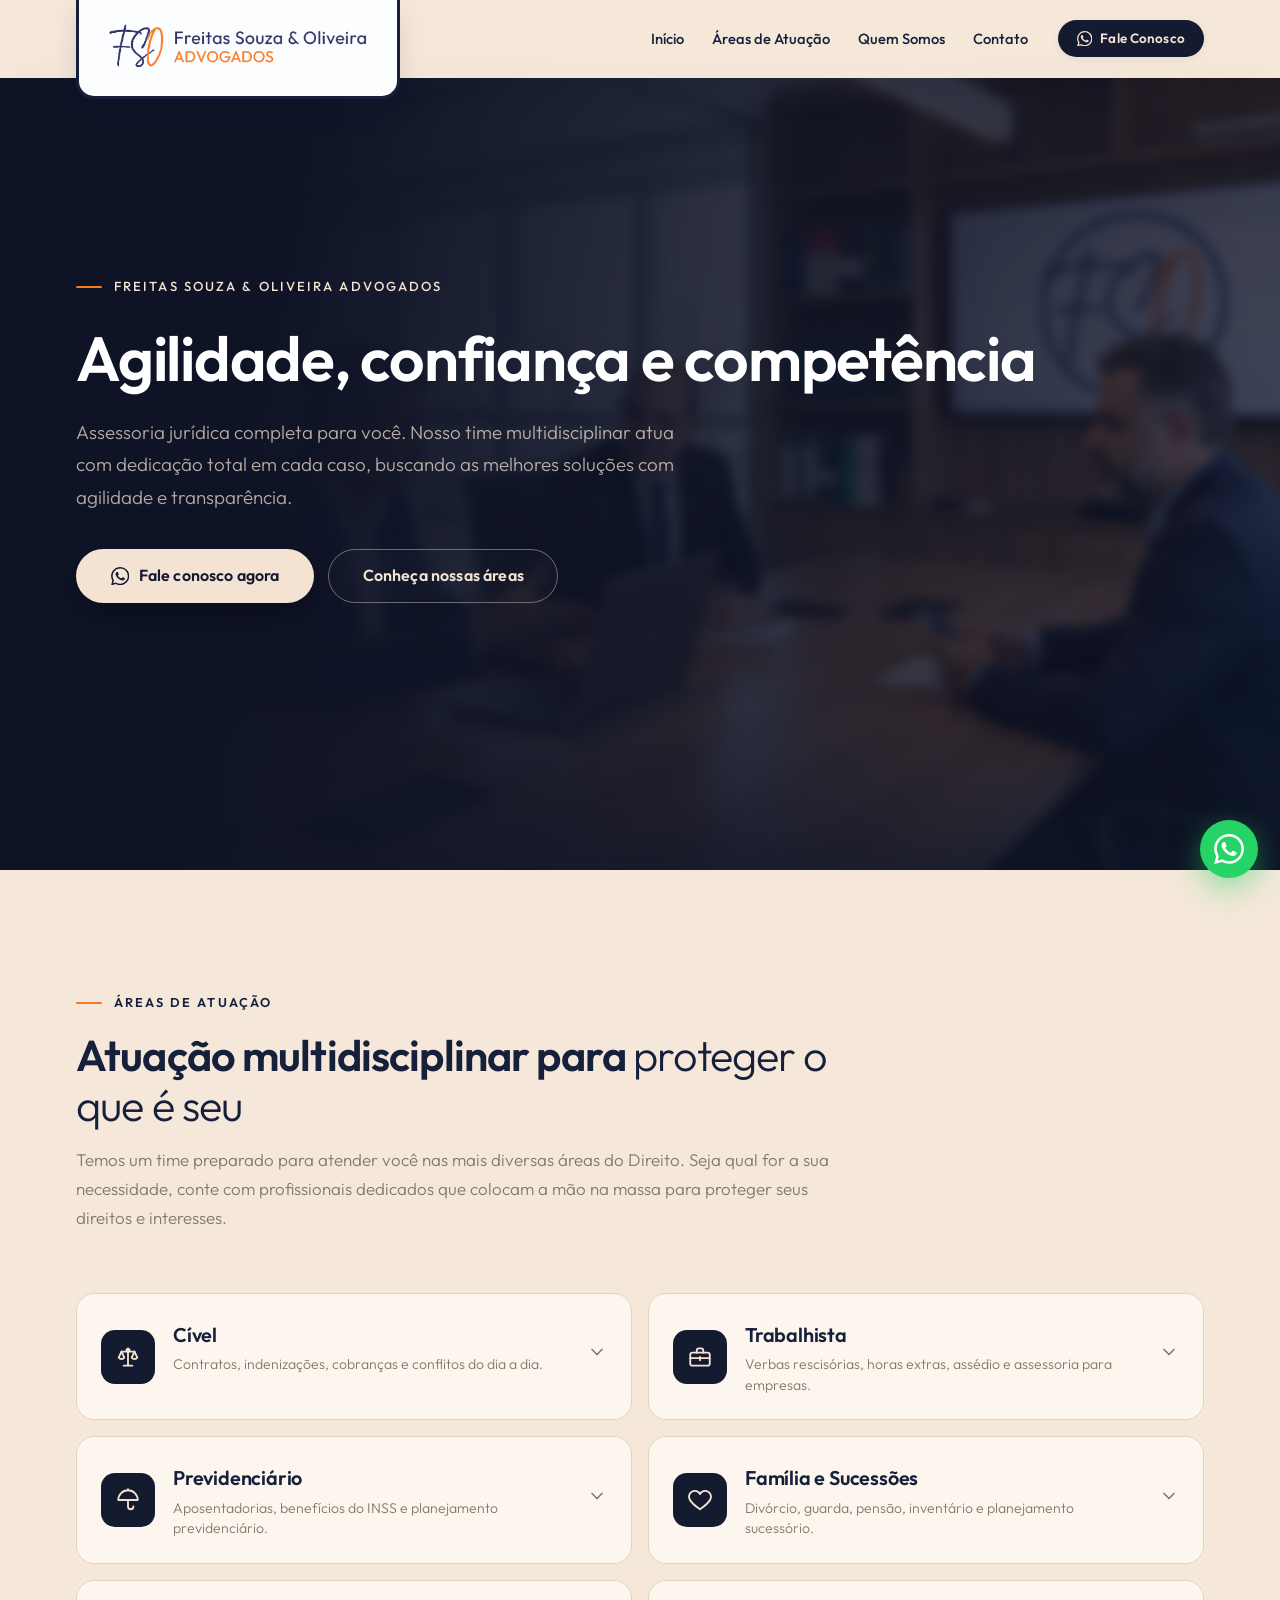
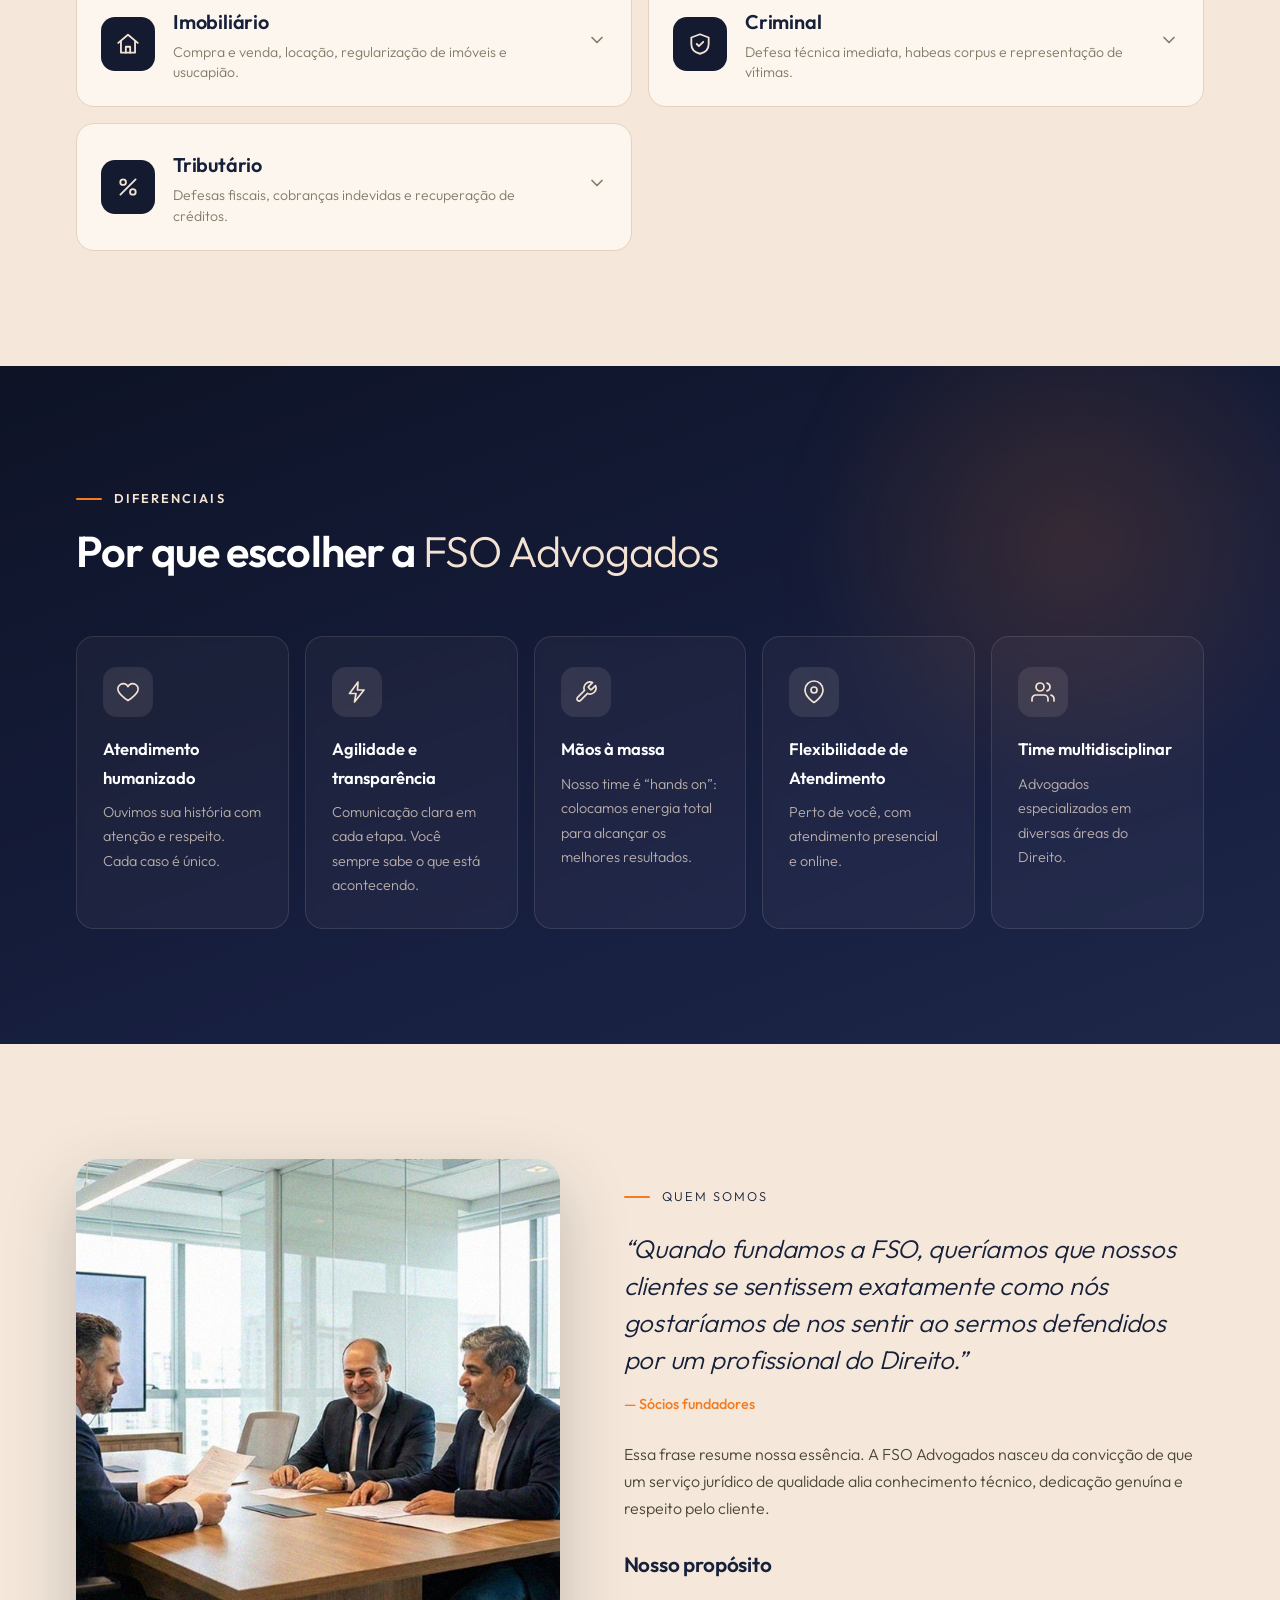
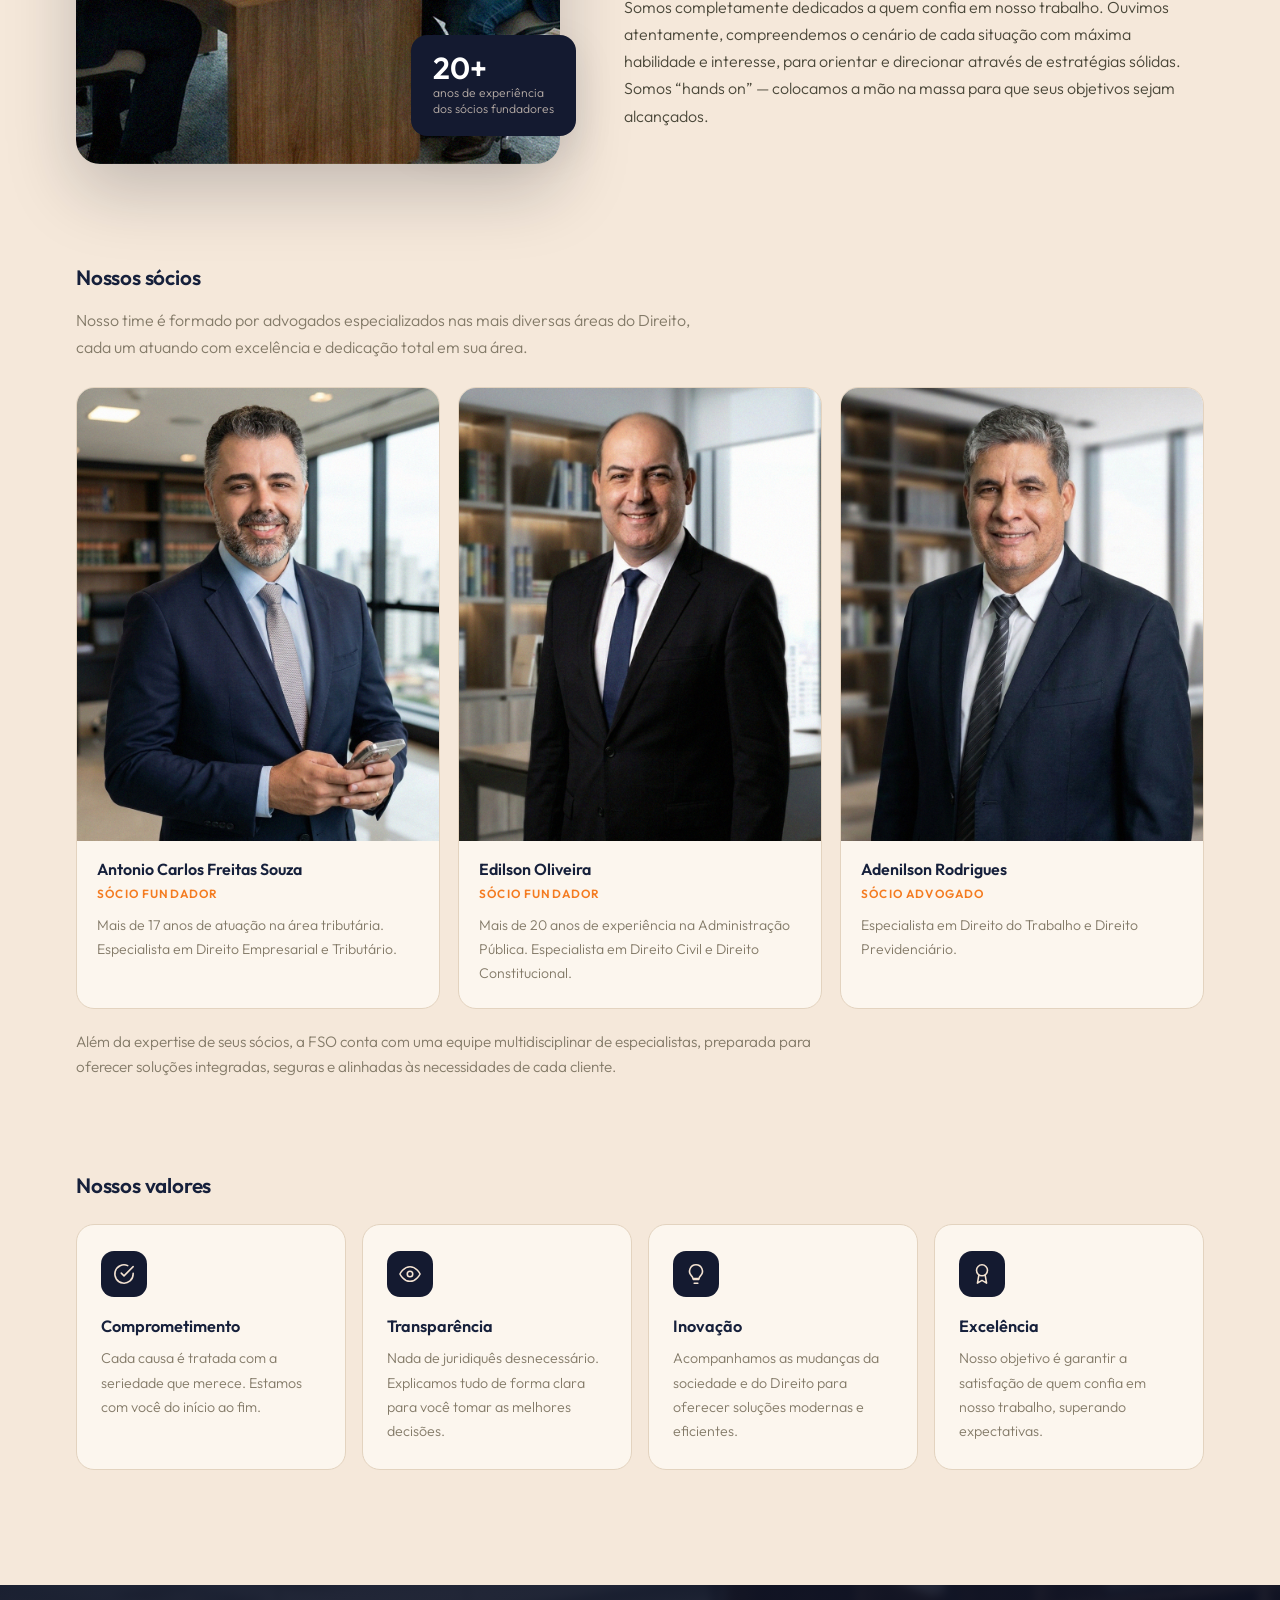
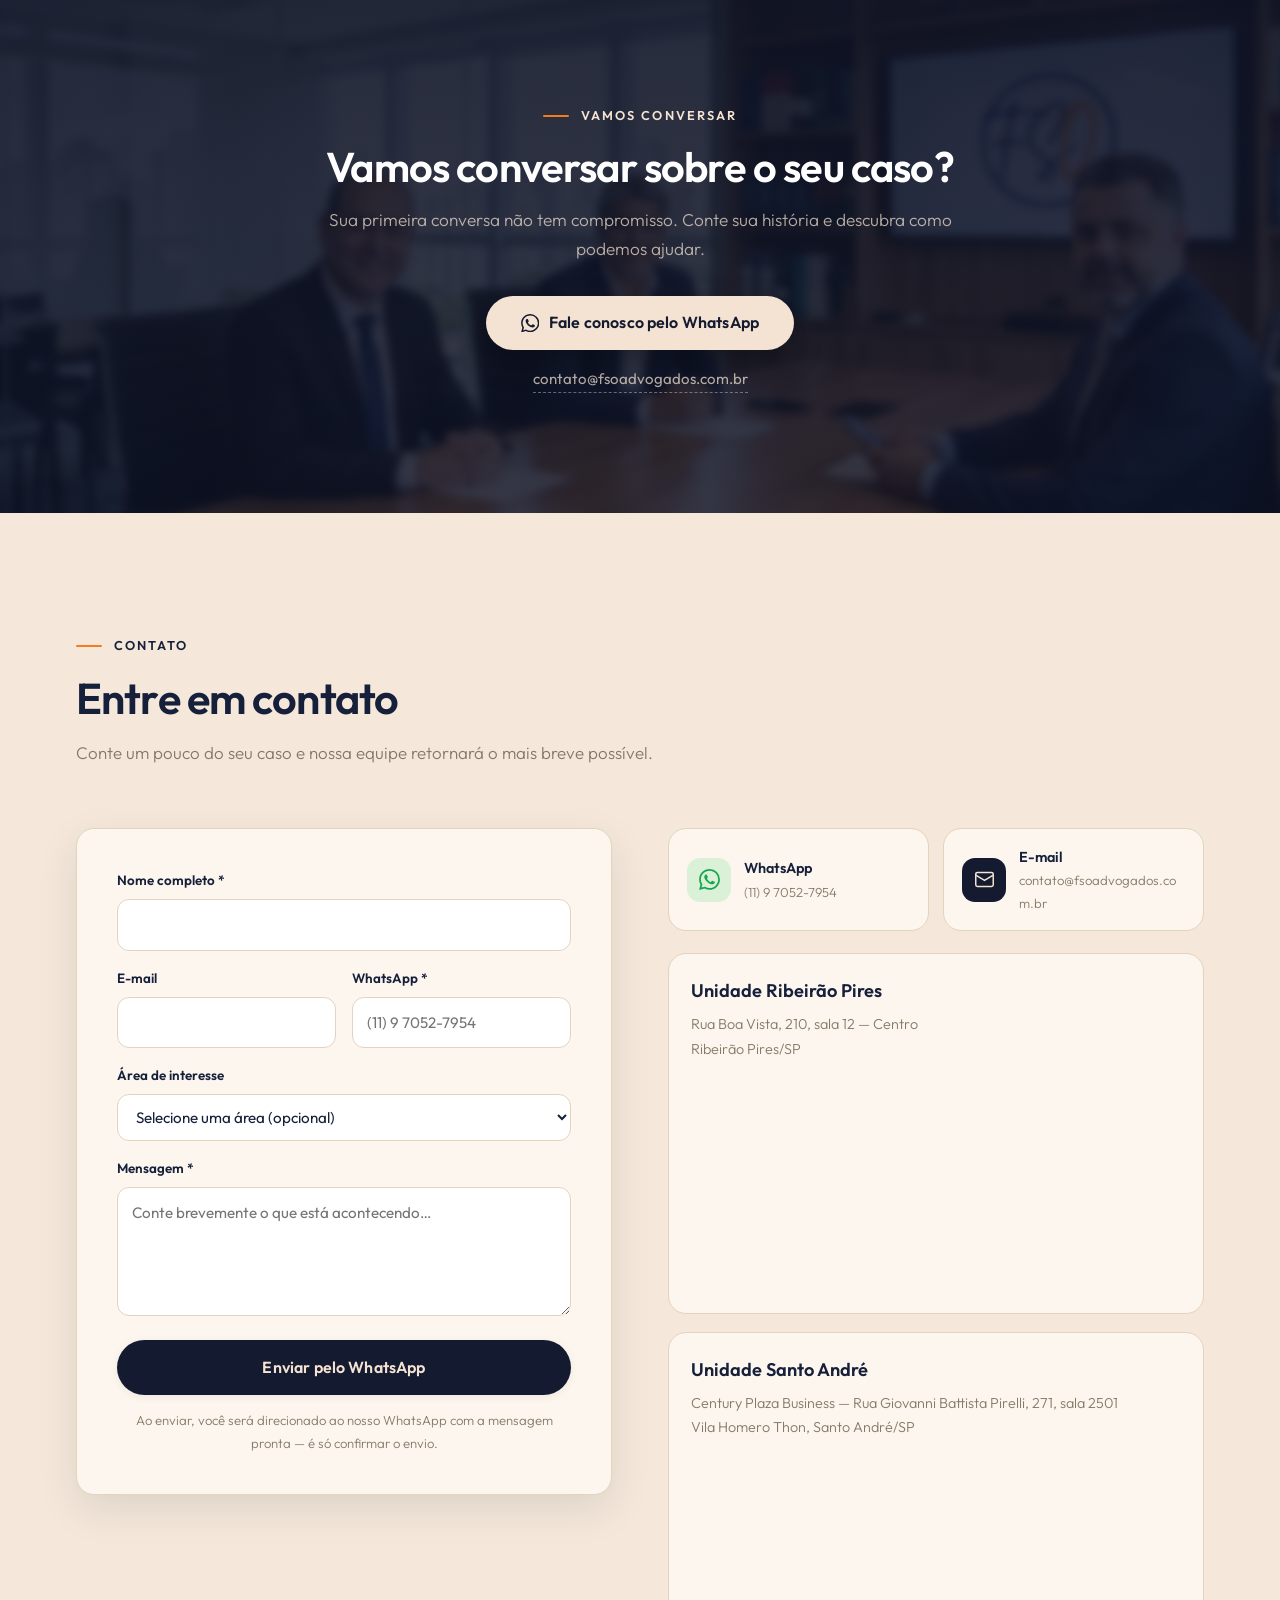
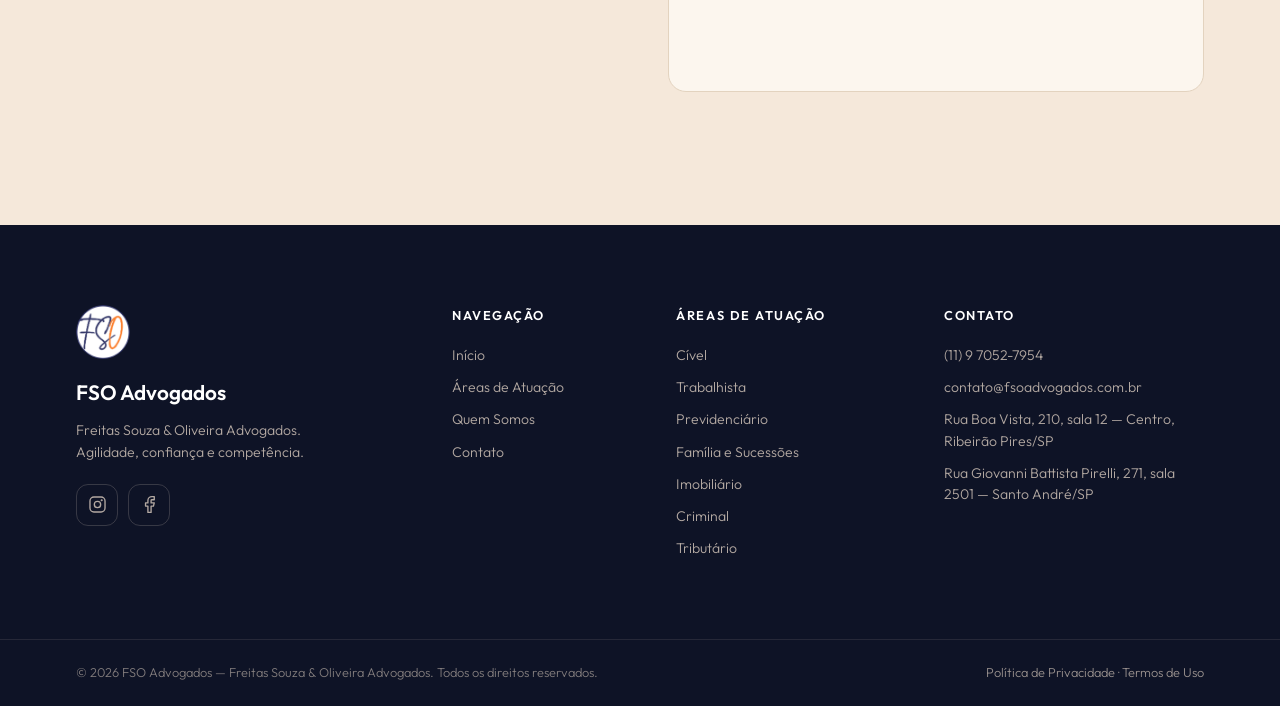
<file: index.html>
<!DOCTYPE html>
<html lang="pt-BR">

<head>
  <meta charset="UTF-8">
  <meta name="viewport" content="width=device-width, initial-scale=1.0">
  <title>FSO Advogados | Assessoria Jurídica no ABC Paulista — Ribeirão Pires e Santo André</title>
  <meta name="description"
    content="FSO Advogados — Freitas Souza &amp; Oliveira. Assessoria jurídica completa: trabalhista, previdenciário, família, cível, criminal, imobiliário e tributário. Atendimento presencial e online.">
  <link rel="canonical" href="https://fsoadvogados.com.br/">

  <!-- Open Graph -->
  <meta property="og:type" content="website">
  <meta property="og:locale" content="pt_BR">
  <meta property="og:site_name" content="FSO Advogados">
  <meta property="og:title" content="FSO Advogados | Agilidade, confiança e competência - Região do ABC Paulista">
  <meta property="og:description"
    content="Assessoria jurídica completa com time multidisciplinar. Atendimento humanizado, presencial e online, em Ribeirão Pires e Santo André.">
  <meta property="og:url" content="https://fsoadvogados.com.br/">
  <meta property="og:image" content="https://fsoadvogados.com.br/images/logo-fso-horizontal.png">

  <link rel="icon" type="image/png" href="images/favicon-fso.png">

  <!-- Fontes -->
  <link rel="preconnect" href="https://fonts.googleapis.com">
  <link rel="preconnect" href="https://fonts.gstatic.com" crossorigin>
  <link href="https://fonts.googleapis.com/css2?family=Outfit:wght@300;400;500;600;700&display=swap" rel="stylesheet">

  <link rel="stylesheet" href="css/style.css?v=060726-1">

  <!-- ANLYTICS COPIADO DO SITE ANTIGO -->
  <script type="text/javascript">
    /* <![CDATA[ */
    (function (w, d, s, l, i) {
      w[l] = w[l] || [];
      w[l].push({ 'gtm.start': new Date().getTime(), event: 'gtm.js' });
      var f = d.getElementsByTagName(s)[0],
        j = d.createElement(s), dl = l != 'dataLayer' ? '&l=' + l : '';
      j.async = true;
      j.src = 'https://www.googletagmanager.com/gtm.js?id=' + i + dl;
      f.parentNode.insertBefore(j, f);
    })(window, document, 'script', 'dataLayer', 'GTM-598G3J2');
    /* ]]> */
  </script>
  <!-- FIM DO ANLYTICS -->

  <!-- Google tag (gtag.js) -->
  <script async src="https://www.googletagmanager.com/gtag/js?id=AW-18242246039"></script>
  <script>
    window.dataLayer = window.dataLayer || [];
    function gtag() { dataLayer.push(arguments); }
    gtag('js', new Date());
    gtag('config', 'AW-18242246039');
  </script>

  <!-- Snippet de conversão Google Ads — Visualização de página / Clique no WhatsApp -->
  <script>
    function gtag_report_conversion(url) {
      var callback = function () {
        if (typeof (url) != 'undefined') {
          window.location = url;
        }
      };
      gtag('event', 'conversion', {
        'send_to': 'AW-18242246039/ZCrwCIjg8c8cEJeryvpD',
        'value': 1.0,
        'currency': 'BRL',
        'event_callback': callback
      });
      return false;
    }
  </script>

  <!-- Dados estruturados (SEO local) -->
  <script type="application/ld+json">
  {
    "@context": "https://schema.org",
    "@type": "LegalService",
    "name": "FSO Advogados — Freitas Souza & Oliveira Advogados",
    "url": "https://fsoadvogados.com.br",
    "email": "contato@fsoadvogados.com.br",
    "telephone": "+55-11-970527954",
    "image": "https://fsoadvogados.com.br/images/logo-fso-horizontal.png",
    "areaServed": "ABC Paulista (Grande ABC), São Paulo",
    "knowsAbout": ["Direito Cível", "Direito Trabalhista", "Direito Previdenciário", "Direito de Família e Sucessões", "Direito Imobiliário", "Direito Criminal", "Direito Tributário"],
    "address": [
      {
        "@type": "PostalAddress",
        "streetAddress": "Rua Boa Vista, 210, sala 12, Centro",
        "addressLocality": "Ribeirão Pires",
        "addressRegion": "SP",
        "addressCountry": "BR"
      },
      {
        "@type": "PostalAddress",
        "streetAddress": "Rua Giovanni Battista Pirelli, 271, sala 2501, Century Plaza Business, Vila Homero Thon",
        "addressLocality": "Santo André",
        "addressRegion": "SP",
        "addressCountry": "BR"
      }
    ]
  }
  </script>
</head>

<body>

  <!-- ============ HEADER ============ -->
  <header class="header" id="header">
    <div class="container header__inner">
      <a href="#inicio" class="header__brand" aria-label="FSO Advogados — Início">
        <img src="images/logo-fso-horizontal.png" alt="FSO — Freitas Souza &amp; Oliveira Advogados" width="500"
          height="100">
      </a>

      <nav class="header__nav" id="main-nav" aria-label="Navegação principal">
        <ul class="header__menu">
          <li><a href="#inicio">Início</a></li>
          <li><a href="#areas">Áreas de Atuação</a></li>
          <li><a href="#quem-somos">Quem Somos</a></li>
          <li><a href="#contato">Contato</a></li>
        </ul>
        <a class="btn btn--navy btn--sm js-whatsapp-cta" data-area="header"
          href="https://api.whatsapp.com/send?phone=5511970527954&amp;text=Ol%C3%A1!%20Acessei%20o%20site%20da%20FSO%20Advogados%20e%20quero%20saber%20mais."
          target="_blank" rel="noopener">
          <svg class="icon" viewBox="0 0 24 24" aria-hidden="true">
            <path fill="currentColor"
              d="M17.472 14.382c-.297-.149-1.758-.867-2.03-.967-.273-.099-.471-.148-.67.15-.197.297-.767.966-.94 1.164-.173.199-.347.223-.644.075-.297-.15-1.255-.463-2.39-1.475-.883-.788-1.48-1.761-1.653-2.059-.173-.297-.018-.458.13-.606.134-.133.297-.347.446-.52.149-.174.198-.298.298-.497.099-.198.05-.371-.025-.52-.075-.149-.669-1.612-.916-2.207-.242-.579-.487-.5-.669-.51-.173-.008-.371-.01-.57-.01-.198 0-.52.074-.792.372-.272.297-1.04 1.016-1.04 2.479 0 1.462 1.065 2.875 1.213 3.074.149.198 2.096 3.2 5.077 4.487.709.306 1.262.489 1.694.625.712.227 1.36.195 1.871.118.571-.085 1.758-.719 2.006-1.413.248-.694.248-1.289.173-1.413-.074-.124-.272-.198-.57-.347m-5.421 7.403h-.004a9.87 9.87 0 0 1-5.031-1.378l-.361-.214-3.741.982.998-3.648-.235-.374a9.86 9.86 0 0 1-1.51-5.26c.001-5.45 4.436-9.884 9.888-9.884 2.64 0 5.122 1.03 6.988 2.898a9.825 9.825 0 0 1 2.893 6.994c-.003 5.45-4.437 9.884-9.885 9.884m8.413-18.297A11.815 11.815 0 0 0 12.05 0C5.495 0 .16 5.335.157 11.892c0 2.096.547 4.142 1.588 5.945L.057 24l6.305-1.654a11.882 11.882 0 0 0 5.683 1.448h.005c6.554 0 11.89-5.335 11.893-11.893a11.821 11.821 0 0 0-3.48-8.413z" />
          </svg>
          Fale Conosco
        </a>
      </nav>

      <button class="header__hamburger" id="nav-toggle" aria-expanded="false" aria-controls="main-nav"
        aria-label="Abrir menu">
        <span></span><span></span><span></span>
      </button>
    </div>
  </header>

  <main>
    <!-- ============ HERO ============ -->
    <section class="hero" id="inicio">
      <div class="hero__media" aria-hidden="true"></div>
      <div class="container hero__inner">
        <p class="hero__eyebrow"><span class="eyebrow-dash"></span>Freitas Souza &amp; Oliveira Advogados</p>
        <h1 class="hero__title">Agilidade, confiança e competência</h1>
        <p class="hero__lead">Assessoria jurídica completa para você. Nosso time multidisciplinar atua com dedicação
          total em cada caso, buscando as melhores soluções com agilidade e transparência.</p>
        <div class="hero__actions">
          <a class="btn btn--cream btn--lg js-whatsapp-cta" data-area="hero"
            href="https://api.whatsapp.com/send?phone=5511970527954&amp;text=Ol%C3%A1!%20Acessei%20o%20site%20da%20FSO%20Advogados%20e%20quero%20saber%20mais."
            target="_blank" rel="noopener">
            <svg class="icon" viewBox="0 0 24 24" aria-hidden="true">
              <path fill="currentColor"
                d="M17.472 14.382c-.297-.149-1.758-.867-2.03-.967-.273-.099-.471-.148-.67.15-.197.297-.767.966-.94 1.164-.173.199-.347.223-.644.075-.297-.15-1.255-.463-2.39-1.475-.883-.788-1.48-1.761-1.653-2.059-.173-.297-.018-.458.13-.606.134-.133.297-.347.446-.52.149-.174.198-.298.298-.497.099-.198.05-.371-.025-.52-.075-.149-.669-1.612-.916-2.207-.242-.579-.487-.5-.669-.51-.173-.008-.371-.01-.57-.01-.198 0-.52.074-.792.372-.272.297-1.04 1.016-1.04 2.479 0 1.462 1.065 2.875 1.213 3.074.149.198 2.096 3.2 5.077 4.487.709.306 1.262.489 1.694.625.712.227 1.36.195 1.871.118.571-.085 1.758-.719 2.006-1.413.248-.694.248-1.289.173-1.413-.074-.124-.272-.198-.57-.347m-5.421 7.403h-.004a9.87 9.87 0 0 1-5.031-1.378l-.361-.214-3.741.982.998-3.648-.235-.374a9.86 9.86 0 0 1-1.51-5.26c.001-5.45 4.436-9.884 9.888-9.884 2.64 0 5.122 1.03 6.988 2.898a9.825 9.825 0 0 1 2.893 6.994c-.003 5.45-4.437 9.884-9.885 9.884m8.413-18.297A11.815 11.815 0 0 0 12.05 0C5.495 0 .16 5.335.157 11.892c0 2.096.547 4.142 1.588 5.945L.057 24l6.305-1.654a11.882 11.882 0 0 0 5.683 1.448h.005c6.554 0 11.89-5.335 11.893-11.893a11.821 11.821 0 0 0-3.48-8.413z" />
            </svg>
            Fale conosco agora
          </a>
          <a class="btn btn--outline btn--lg" href="#areas">Conheça nossas áreas</a>
        </div>

        <!-- <ul class="hero__stats">
          <li><strong>8</strong><span>áreas do Direito</span></li>
          <li><strong>20+</strong><span>anos de experiência dos sócios</span></li>
          <li><strong>2</strong><span>unidades no Grande ABC</span></li>
          <li><strong>100%</strong><span>presencial e online</span></li>
        </ul> -->
      </div>
    </section>

    <!-- ============ ÁREAS DE ATUAÇÃO ============ -->
    <section class="section areas" id="areas">
      <div class="container">
        <header class="section__head reveal">
          <p class="section__eyebrow"><span class="eyebrow-dash"></span>Áreas de Atuação</p>
          <h2 class="section__title">Atuação multidisciplinar para <em>proteger o que é seu</em></h2>
          <p class="section__lead">Temos um time preparado para atender você nas mais diversas áreas do Direito. Seja
            qual for a sua necessidade, conte com profissionais dedicados que colocam a mão na massa para proteger seus
            direitos e interesses.</p>
        </header>

        <div class="areas__grid" id="areas-accordion">

          <!-- Cível -->
          <article class="area-card reveal">
            <button type="button" class="area-card__toggle" aria-expanded="false" aria-controls="panel-civel">
              <span class="area-card__icon" aria-hidden="true">
                <svg viewBox="0 0 24 24" fill="none" stroke="currentColor" stroke-width="1.7" stroke-linecap="round"
                  stroke-linejoin="round">
                  <path d="M12 4v16M8 20h8M6 7h12M12 4l-1.5 1.5h3L12 4z" />
                  <path d="M6 7l-2.6 5.5a3 3 0 0 0 5.2 0L6 7zM18 7l-2.6 5.5a3 3 0 0 0 5.2 0L18 7z" />
                </svg>
              </span>
              <span class="area-card__heading">
                <span class="area-card__title">Cível</span>
                <span class="area-card__teaser">Contratos, indenizações, cobranças e conflitos do dia a dia.</span>
              </span>
              <span class="area-card__chevron" aria-hidden="true">
                <svg viewBox="0 0 24 24" fill="none" stroke="currentColor" stroke-width="2" stroke-linecap="round"
                  stroke-linejoin="round">
                  <path d="M6 9l6 6 6-6" />
                </svg>
              </span>
            </button>
            <div class="area-card__panel" id="panel-civel" role="region">
              <div class="area-card__content">
                <p>O Direito Civil está presente em praticamente todas as relações do dia a dia. Ele regula os direitos
                  e deveres entre as pessoas — desde um contrato de aluguel até uma indenização por danos morais.</p>
                <p>Se você está enfrentando um conflito de vizinhança, precisa cobrar uma dívida, foi vítima de um dano
                  material ou moral, ou simplesmente quer regularizar um contrato, estamos aqui para ajudar.</p>
                <h4>Principais serviços</h4>
                <ul>
                  <li>Cobrança de dívidas e execuções judiciais</li>
                  <li>Indenizações por danos materiais e morais</li>
                  <li>Questões de vizinhança e propriedade</li>
                  <li>Usucapião e regularização de imóveis</li>
                  <li>Responsabilidade civil</li>
                </ul>
                <blockquote>“O Direito Civil organiza a vida em sociedade. Conte conosco para proteger seus interesses.”
                </blockquote>
                <a class="btn btn--navy js-whatsapp-cta" data-area="civel"
                  href="https://api.whatsapp.com/send?phone=5511970527954&amp;text=Ol%C3%A1!%20Acessei%20a%20p%C3%A1gina%20de%20%C3%81reas%20de%20Atua%C3%A7%C3%A3o%20da%20FSO%20e%20quero%20saber%20mais%20sobre%20Direito%20C%C3%ADvel."
                  target="_blank" rel="noopener">Solicitar contato</a>
              </div>
            </div>
          </article>

          <!-- Consumidor -->
          <!-- <article class="area-card reveal">
            <button type="button" class="area-card__toggle" aria-expanded="false" aria-controls="panel-consumidor">
              <span class="area-card__icon" aria-hidden="true">
                <svg viewBox="0 0 24 24" fill="none" stroke="currentColor" stroke-width="1.7" stroke-linecap="round"
                  stroke-linejoin="round">
                  <path d="M6 8h12l1.2 13H4.8L6 8z" />
                  <path d="M9 10V6a3 3 0 0 1 6 0v4" />
                </svg>
              </span>
              <span class="area-card__heading">
                <span class="area-card__title">Consumidor</span>
                <span class="area-card__teaser">Cobranças indevidas, negativação, planos de saúde e compras com
                  problema.</span>
              </span>
              <span class="area-card__chevron" aria-hidden="true">
                <svg viewBox="0 0 24 24" fill="none" stroke="currentColor" stroke-width="2" stroke-linecap="round"
                  stroke-linejoin="round">
                  <path d="M6 9l6 6 6-6" />
                </svg>
              </span>
            </button>
            <div class="area-card__panel" id="panel-consumidor" role="region">
              <div class="area-card__content">
                <p>Comprou um produto com defeito e a loja se recusa a trocar? Recebeu uma cobrança indevida? Teve o
                  nome negativado injustamente? O Código de Defesa do Consumidor está do seu lado.</p>
                <p>Atuamos tanto na defesa do consumidor quanto na orientação de fornecedores, buscando soluções rápidas
                  — extrajudiciais ou judiciais — para que você não saia no prejuízo.</p>
                <h4>Principais serviços</h4>
                <ul>
                  <li>Produtos com vício ou defeito de fabricação</li>
                  <li>Cobranças abusivas e indevidas</li>
                  <li>Negativação indevida do nome (SPC/Serasa)</li>
                  <li>Planos de saúde que negam cobertura</li>
                  <li>Contratos abusivos com bancos e financeiras</li>
                  <li>Atraso na entrega de obras e imóveis</li>
                  <li>Práticas comerciais desleais</li>
                </ul>
                <blockquote>“Seus direitos como consumidor estão previstos em lei. Não aceite menos do que você merece.”
                </blockquote>
                <a class="btn btn--navy js-whatsapp-cta" data-area="consumidor"
                  href="https://api.whatsapp.com/send?phone=5511970527954&amp;text=Ol%C3%A1!%20Acessei%20a%20p%C3%A1gina%20de%20%C3%81reas%20de%20Atua%C3%A7%C3%A3o%20da%20FSO%20e%20quero%20saber%20mais%20sobre%20Direito%20do%20Consumidor."
                  target="_blank" rel="noopener">Solicitar contato</a>
              </div>
            </div>
          </article> -->

          <!-- Trabalhista -->
          <article class="area-card reveal">
            <button type="button" class="area-card__toggle" aria-expanded="false" aria-controls="panel-trabalhista">
              <span class="area-card__icon" aria-hidden="true">
                <svg viewBox="0 0 24 24" fill="none" stroke="currentColor" stroke-width="1.7" stroke-linecap="round"
                  stroke-linejoin="round">
                  <rect x="3" y="8" width="18" height="12" rx="2" />
                  <path d="M9 8V6a2 2 0 0 1 2-2h2a2 2 0 0 1 2 2v2M3 13h18M12 12v3" />
                </svg>
              </span>
              <span class="area-card__heading">
                <span class="area-card__title">Trabalhista</span>
                <span class="area-card__teaser">Verbas rescisórias, horas extras, assédio e assessoria para
                  empresas.</span>
              </span>
              <span class="area-card__chevron" aria-hidden="true">
                <svg viewBox="0 0 24 24" fill="none" stroke="currentColor" stroke-width="2" stroke-linecap="round"
                  stroke-linejoin="round">
                  <path d="M6 9l6 6 6-6" />
                </svg>
              </span>
            </button>
            <div class="area-card__panel" id="panel-trabalhista" role="region">
              <div class="area-card__content">
                <p>Foi demitido e está com dúvidas se seus direitos foram respeitados? Sofreu assédio moral no ambiente
                  de trabalho? Não recebeu horas extras ou verbas rescisórias? Ou você é empregador e precisa de
                  orientação para evitar passivos trabalhistas?</p>
                <p>Atuamos tanto na defesa do empregado quanto na assessoria preventiva do empregador, com visão
                  estratégica em cada caso.</p>
                <h4>Principais serviços</h4>
                <ul>
                  <li>Verificação de verbas rescisórias no desligamento</li>
                  <li>Horas extras e adicional noturno não pagos</li>
                  <li>Reconhecimento de vínculo empregatício</li>
                  <li>Assédio moral ou sexual no trabalho</li>
                  <li>Indenizações por acidente de trabalho</li>
                  <li>Acordo trabalhista extrajudicial</li>
                  <li>Assessoria contenciosa para empresas</li>
                  <li>Defesa em reclamações trabalhistas</li>
                </ul>
                <blockquote>“Seja qual for o seu lado na relação de trabalho, oferecemos suporte completo e
                  estratégico.”</blockquote>
                <a class="btn btn--navy js-whatsapp-cta" data-area="trabalhista"
                  href="https://api.whatsapp.com/send?phone=5511970527954&amp;text=Ol%C3%A1!%20Acessei%20a%20p%C3%A1gina%20de%20%C3%81reas%20de%20Atua%C3%A7%C3%A3o%20da%20FSO%20e%20quero%20saber%20mais%20sobre%20Direito%20Trabalhista."
                  target="_blank" rel="noopener">Solicitar contato</a>
              </div>
            </div>
          </article>

          <!-- Previdenciário -->
          <article class="area-card reveal">
            <button type="button" class="area-card__toggle" aria-expanded="false" aria-controls="panel-previdenciario">
              <span class="area-card__icon" aria-hidden="true">
                <svg viewBox="0 0 24 24" fill="none" stroke="currentColor" stroke-width="1.7" stroke-linecap="round"
                  stroke-linejoin="round">
                  <path d="M12 3a9 9 0 0 1 9 9H3a9 9 0 0 1 9-9zM12 12v6a2.5 2.5 0 0 0 5 0M12 3V2" />
                </svg>
              </span>
              <span class="area-card__heading">
                <span class="area-card__title">Previdenciário</span>
                <span class="area-card__teaser">Aposentadorias, benefícios do INSS e planejamento previdenciário.</span>
              </span>
              <span class="area-card__chevron" aria-hidden="true">
                <svg viewBox="0 0 24 24" fill="none" stroke="currentColor" stroke-width="2" stroke-linecap="round"
                  stroke-linejoin="round">
                  <path d="M6 9l6 6 6-6" />
                </svg>
              </span>
            </button>
            <div class="area-card__panel" id="panel-previdenciario" role="region">
              <div class="area-card__content">
                <p>Planejar a aposentadoria é um dos passos mais importantes da sua vida. Mas o caminho até ela pode ser
                  burocrático e cheio de armadilhas.</p>
                <p>Nosso time previdenciário acompanha cada etapa do seu processo, desde o planejamento até a conquista
                  do benefício, seja no INSS ou na Justiça Federal.</p>
                <h4>Principais serviços</h4>
                <ul>
                  <li>Aposentadoria por idade, tempo de contribuição e especial</li>
                  <li>Aposentadoria da pessoa com deficiência</li>
                  <li>Auxílio-doença e aposentadoria por invalidez</li>
                  <li>Pensão por morte</li>
                  <li>Revisão de benefícios (para aumentar o valor recebido)</li>
                  <li>BPC/LOAS (Benefício de Prestação Continuada)</li>
                  <li>Planejamento previdenciário</li>
                </ul>
                <blockquote>“Não deixe para depois o que é seu por direito. Planeje sua aposentadoria com quem entende
                  do assunto.”</blockquote>
                <a class="btn btn--navy js-whatsapp-cta" data-area="previdenciario"
                  href="https://api.whatsapp.com/send?phone=5511970527954&amp;text=Ol%C3%A1!%20Acessei%20a%20p%C3%A1gina%20de%20%C3%81reas%20de%20Atua%C3%A7%C3%A3o%20da%20FSO%20e%20quero%20saber%20mais%20sobre%20Direito%20Previdenci%C3%A1rio."
                  target="_blank" rel="noopener">Solicitar contato</a>
              </div>
            </div>
          </article>

          <!-- Família e Sucessões -->
          <article class="area-card reveal">
            <button type="button" class="area-card__toggle" aria-expanded="false" aria-controls="panel-familia">
              <span class="area-card__icon" aria-hidden="true">
                <svg viewBox="0 0 24 24" fill="none" stroke="currentColor" stroke-width="1.7" stroke-linecap="round"
                  stroke-linejoin="round">
                  <path
                    d="M12 20.5s-7.4-4.9-9.6-9.2A5.2 5.2 0 0 1 12 6.6a5.2 5.2 0 0 1 9.6 4.7C19.4 15.6 12 20.5 12 20.5z" />
                </svg>
              </span>
              <span class="area-card__heading">
                <span class="area-card__title">Família e Sucessões</span>
                <span class="area-card__teaser">Divórcio, guarda, pensão, inventário e planejamento sucessório.</span>
              </span>
              <span class="area-card__chevron" aria-hidden="true">
                <svg viewBox="0 0 24 24" fill="none" stroke="currentColor" stroke-width="2" stroke-linecap="round"
                  stroke-linejoin="round">
                  <path d="M6 9l6 6 6-6" />
                </svg>
              </span>
            </button>
            <div class="area-card__panel" id="panel-familia" role="region">
              <div class="area-card__content">
                <p>Questões familiares são delicadas e exigem sensibilidade, discrição e competência técnica. Seja uma
                  separação, a guarda dos filhos, uma pensão alimentícia ou o planejamento de uma herança — é
                  fundamental ter um advogado que acolha sua história e ofereça soluções práticas.</p>
                <h4>Principais serviços</h4>
                <ul>
                  <li>Divórcio consensual e litigioso</li>
                  <li>Guarda compartilhada e unilateral</li>
                  <li>Pensão alimentícia (fixação, revisão e execução)</li>
                  <li>Inventário e partilha de bens</li>
                  <li>Testamento e planejamento sucessório</li>
                  <li>Reconhecimento e dissolução de união estável</li>
                  <li>Ações de investigação de paternidade</li>
                  <li>Alienação parental</li>
                </ul>
                <blockquote>“Em momentos sensíveis, você merece alguém que ouça atentamente e oriente com equilíbrio e
                  respeito.”</blockquote>
                <a class="btn btn--navy js-whatsapp-cta" data-area="familia"
                  href="https://api.whatsapp.com/send?phone=5511970527954&amp;text=Ol%C3%A1!%20Acessei%20a%20p%C3%A1gina%20de%20%C3%81reas%20de%20Atua%C3%A7%C3%A3o%20da%20FSO%20e%20quero%20saber%20mais%20sobre%20Direito%20de%20Fam%C3%ADlia."
                  target="_blank" rel="noopener">Solicitar contato</a>
              </div>
            </div>
          </article>

          <!-- Imobiliário -->
          <article class="area-card reveal">
            <button type="button" class="area-card__toggle" aria-expanded="false" aria-controls="panel-imobiliario">
              <span class="area-card__icon" aria-hidden="true">
                <svg viewBox="0 0 24 24" fill="none" stroke="currentColor" stroke-width="1.7" stroke-linecap="round"
                  stroke-linejoin="round">
                  <path d="M3 11l9-7.5L21 11" />
                  <path d="M5.5 9.5V20h13V9.5" />
                  <path d="M10 20v-5.5h4V20" />
                </svg>
              </span>
              <span class="area-card__heading">
                <span class="area-card__title">Imobiliário</span>
                <span class="area-card__teaser">Compra e venda, locação, regularização de imóveis e usucapião.</span>
              </span>
              <span class="area-card__chevron" aria-hidden="true">
                <svg viewBox="0 0 24 24" fill="none" stroke="currentColor" stroke-width="2" stroke-linecap="round"
                  stroke-linejoin="round">
                  <path d="M6 9l6 6 6-6" />
                </svg>
              </span>
            </button>
            <div class="area-card__panel" id="panel-imobiliario" role="region">
              <div class="area-card__content">
                <p>Comprar, vender, alugar ou regularizar um imóvel envolve questões jurídicas que podem gerar dor de
                  cabeça se não forem bem conduzidas. Oferecemos assessoria completa na área imobiliária, garantindo
                  segurança jurídica em cada transação.</p>
                <h4>Principais serviços</h4>
                <ul>
                  <li>Elaboração e análise de contratos de compra e venda</li>
                  <li>Contratos de locação (ação de despejo, revisional de aluguel)</li>
                  <li>Escritura particular e escritura pública</li>
                  <li>Regularização de imóveis e usucapião</li>
                  <li>Direito de vizinhança</li>
                  <li>Incorporação imobiliária</li>
                  <li>Leilão imobiliário</li>
                </ul>
                <blockquote>“Segurança jurídica em cada negócio imobiliário — da assinatura do contrato à entrega das
                  chaves.”</blockquote>
                <a class="btn btn--navy js-whatsapp-cta" data-area="imobiliario"
                  href="https://api.whatsapp.com/send?phone=5511970527954&amp;text=Ol%C3%A1!%20Acessei%20a%20p%C3%A1gina%20de%20%C3%81reas%20de%20Atua%C3%A7%C3%A3o%20da%20FSO%20e%20quero%20saber%20mais%20sobre%20Direito%20Imobili%C3%A1rio."
                  target="_blank" rel="noopener">Solicitar contato</a>
              </div>
            </div>
          </article>

          <!-- Criminal -->
          <article class="area-card reveal">
            <button type="button" class="area-card__toggle" aria-expanded="false" aria-controls="panel-criminal">
              <span class="area-card__icon" aria-hidden="true">
                <svg viewBox="0 0 24 24" fill="none" stroke="currentColor" stroke-width="1.7" stroke-linecap="round"
                  stroke-linejoin="round">
                  <path d="M12 3l8 3v6c0 4.6-3.3 7.9-8 9-4.7-1.1-8-4.4-8-9V6l8-3z" />
                  <path d="M9 12l2 2 4-4" />
                </svg>
              </span>
              <span class="area-card__heading">
                <span class="area-card__title">Criminal</span>
                <span class="area-card__teaser">Defesa técnica imediata, habeas corpus e representação de
                  vítimas.</span>
              </span>
              <span class="area-card__chevron" aria-hidden="true">
                <svg viewBox="0 0 24 24" fill="none" stroke="currentColor" stroke-width="2" stroke-linecap="round"
                  stroke-linejoin="round">
                  <path d="M6 9l6 6 6-6" />
                </svg>
              </span>
            </button>
            <div class="area-card__panel" id="panel-criminal" role="region">
              <div class="area-card__content">
                <p>Responder a um processo criminal ou ser vítima de um crime são situações que exigem defesa técnica
                  imediata e competente. Oferecemos assessoria criminal com seriedade, sigilo profissional e total
                  compromisso com a justiça.</p>
                <p>Atuamos tanto na defesa de acusados quanto na representação de vítimas, sempre com respeito ao
                  contraditório e à ampla defesa.</p>
                <h4>Principais serviços</h4>
                <ul>
                  <li>Defesa em processos criminais em todas as instâncias</li>
                  <li>Acompanhamento em delegacias</li>
                  <li>Pedidos de revogação de prisão preventiva</li>
                  <li>Habeas corpus</li>
                  <li>Revisão criminal</li>
                  <li>Queixa-crime (defesa da vítima)</li>
                  <li>Crimes de trânsito</li>
                  <li>Violência doméstica (defesa e representação)</li>
                  <li>Crimes contra a honra (calúnia, difamação, injúria)</li>
                </ul>
                <blockquote>“Em situações que envolvem liberdade e honra, uma defesa técnica de qualidade não é opção —
                  é necessidade.”</blockquote>
                <a class="btn btn--navy js-whatsapp-cta" data-area="criminal"
                  href="https://api.whatsapp.com/send?phone=5511970527954&amp;text=Ol%C3%A1!%20Acessei%20a%20p%C3%A1gina%20de%20%C3%81reas%20de%20Atua%C3%A7%C3%A3o%20da%20FSO%20e%20quero%20saber%20mais%20sobre%20Direito%20Criminal."
                  target="_blank" rel="noopener">Solicitar contato</a>
              </div>
            </div>
          </article>

          <!-- Tributário -->
          <article class="area-card reveal">
            <button type="button" class="area-card__toggle" aria-expanded="false" aria-controls="panel-tributario">
              <span class="area-card__icon" aria-hidden="true">
                <svg viewBox="0 0 24 24" fill="none" stroke="currentColor" stroke-width="1.7" stroke-linecap="round"
                  stroke-linejoin="round">
                  <circle cx="7.5" cy="7.5" r="2.6" />
                  <circle cx="16.5" cy="16.5" r="2.6" />
                  <path d="M19 5L5 19" />
                </svg>
              </span>
              <span class="area-card__heading">
                <span class="area-card__title">Tributário</span>
                <span class="area-card__teaser">Defesas fiscais, cobranças indevidas e recuperação de créditos.</span>
              </span>
              <span class="area-card__chevron" aria-hidden="true">
                <svg viewBox="0 0 24 24" fill="none" stroke="currentColor" stroke-width="2" stroke-linecap="round"
                  stroke-linejoin="round">
                  <path d="M6 9l6 6 6-6" />
                </svg>
              </span>
            </button>
            <div class="area-card__panel" id="panel-tributario" role="region">
              <div class="area-card__content">
                <p>A área tributária está diretamente ligada à saúde financeira das pessoas. Seja para organizar,
                  questionar uma cobrança indevida ou planejar estrategicamente os tributos — uma assessoria
                  especializada faz toda a diferença.</p>
                <h4>Principais serviços</h4>
                <ul>
                  <li>Defesa em processos administrativos fiscais</li>
                  <li>Execução fiscal e embargos à execução</li>
                  <li>Questionamento de cobranças indevidas de tributos</li>
                  <li>Recuperação de créditos tributários</li>
                </ul>
                <blockquote>“Uma gestão tributária eficiente reduz custos e evita surpresas com o fisco.”</blockquote>
                <a class="btn btn--navy js-whatsapp-cta" data-area="tributario"
                  href="https://api.whatsapp.com/send?phone=5511970527954&amp;text=Ol%C3%A1!%20Acessei%20a%20p%C3%A1gina%20de%20%C3%81reas%20de%20Atua%C3%A7%C3%A3o%20da%20FSO%20e%20quero%20saber%20mais%20sobre%20Direito%20Tribut%C3%A1rio."
                  target="_blank" rel="noopener">Solicitar contato</a>
              </div>
            </div>
          </article>

        </div>
      </div>
    </section>

    <!-- ============ DIFERENCIAIS ============ -->
    <section class="section diferenciais" id="diferenciais">
      <div class="diferenciais__glow" aria-hidden="true"></div>
      <div class="container">
        <header class="section__head section__head--light reveal">
          <p class="section__eyebrow section__eyebrow--light"><span class="eyebrow-dash"></span>Diferenciais</p>
          <h2 class="section__title section__title--light">Por que escolher a <em>FSO Advogados</em></h2>
        </header>

        <div class="diferenciais__grid">
          <div class="diferencial reveal">
            <span class="diferencial__icon" aria-hidden="true">
              <svg viewBox="0 0 24 24" fill="none" stroke="currentColor" stroke-width="1.7" stroke-linecap="round"
                stroke-linejoin="round">
                <path
                  d="M12 20.5s-7.4-4.9-9.6-9.2A5.2 5.2 0 0 1 12 6.6a5.2 5.2 0 0 1 9.6 4.7C19.4 15.6 12 20.5 12 20.5z" />
              </svg>
            </span>
            <h3>Atendimento humanizado</h3>
            <p>Ouvimos sua história com atenção e respeito. Cada caso é único.</p>
          </div>
          <div class="diferencial reveal">
            <span class="diferencial__icon" aria-hidden="true">
              <svg viewBox="0 0 24 24" fill="none" stroke="currentColor" stroke-width="1.7" stroke-linecap="round"
                stroke-linejoin="round">
                <path d="M13 2L4.5 13.5H11L9.5 22 19 10h-6.5L13 2z" />
              </svg>
            </span>
            <h3>Agilidade e transparência</h3>
            <p>Comunicação clara em cada etapa. Você sempre sabe o que está acontecendo.</p>
          </div>
          <div class="diferencial reveal">
            <span class="diferencial__icon" aria-hidden="true">
              <svg viewBox="0 0 24 24" fill="none" stroke="currentColor" stroke-width="1.7" stroke-linecap="round"
                stroke-linejoin="round">
                <path
                  d="M14.7 6.3a1 1 0 0 0 0 1.4l1.6 1.6a1 1 0 0 0 1.4 0l3.77-3.77a6 6 0 0 1-7.94 7.94l-6.91 6.91a2.12 2.12 0 0 1-3-3l6.91-6.91a6 6 0 0 1 7.94-7.94l-3.76 3.76z" />
              </svg>
            </span>
            <h3>Mãos à massa</h3>
            <p>Nosso time é “hands on”: colocamos energia total para alcançar os melhores resultados.</p>
          </div>
          <div class="diferencial reveal">
            <span class="diferencial__icon" aria-hidden="true">
              <svg viewBox="0 0 24 24" fill="none" stroke="currentColor" stroke-width="1.7" stroke-linecap="round"
                stroke-linejoin="round">
                <path d="M21 10c0 7-9 12.5-9 12.5S3 17 3 10a9 9 0 0 1 18 0z" />
                <circle cx="12" cy="10" r="3" />
              </svg>
            </span>
            <h3>Flexibilidade de Atendimento</h3>
            <p>Perto de você, com atendimento presencial e online.</p>
          </div>
          <div class="diferencial reveal">
            <span class="diferencial__icon" aria-hidden="true">
              <svg viewBox="0 0 24 24" fill="none" stroke="currentColor" stroke-width="1.7" stroke-linecap="round"
                stroke-linejoin="round">
                <path d="M17 21v-2a4 4 0 0 0-4-4H5a4 4 0 0 0-4 4v2" />
                <circle cx="9" cy="7" r="4" />
                <path d="M23 21v-2a4 4 0 0 0-3-3.87M16 3.13a4 4 0 0 1 0 7.75" />
              </svg>
            </span>
            <h3>Time multidisciplinar</h3>
            <p>Advogados especializados em diversas áreas do Direito.</p>
          </div>
        </div>
      </div>
    </section>

    <!-- ============ QUEM SOMOS ============ -->
    <section class="section quem-somos" id="quem-somos">
      <div class="container">
        <div class="quem-somos__intro">
          <div class="quem-somos__media reveal" aria-hidden="true">
            <img src="images/equipe-corporativo-reuniao-3.jpg" alt="" loading="lazy" width="1500" height="837">
            <span class="quem-somos__media-badge">
              <strong>20+</strong>
              <em>anos de experiência<br>dos sócios fundadores</em>
            </span>
          </div>

          <div class="quem-somos__lead reveal">
            <p class="section__eyebrow"><span class="eyebrow-dash"></span>Quem Somos</p>
            <blockquote class="quem-somos__quote">
              <p>“Quando fundamos a FSO, queríamos que nossos clientes se sentissem exatamente como nós gostaríamos de
                nos sentir ao sermos defendidos por um profissional do Direito.”</p>
              <cite>— Sócios fundadores</cite>
            </blockquote>
            <p>Essa frase resume nossa essência. A FSO Advogados nasceu da convicção de que um serviço jurídico de
              qualidade alia conhecimento técnico, dedicação genuína e respeito pelo cliente.</p>
            <h3>Nosso propósito</h3>
            <p>Somos completamente dedicados a quem confia em nosso trabalho. Ouvimos atentamente, compreendemos o
              cenário de cada situação com máxima habilidade e interesse, para orientar e direcionar através de
              estratégias sólidas. Somos “hands on” — colocamos a mão na massa para que seus objetivos sejam alcançados.
            </p>
          </div>
        </div>

        <div class="quem-somos__socios">
          <h3 class="reveal">Nossos sócios</h3>
          <p class="socios__intro reveal">Nosso time é formado por advogados especializados nas mais diversas áreas do
            Direito, cada um atuando com excelência e dedicação total em sua área.</p>

          <!-- Para incluir as fotos reais: salvar em images/ (proporção 4:5, mín. 640×800px)
               e substituir cada div.socio__placeholder por:
               <img src="images/socio-nome.jpg" alt="Nome do sócio"> -->
          <div class="socios__grid">
            <article class="socio reveal">
              <div class="socio__photo">
                <img src="images/antonio-corporativa-2.jpg" alt="Antonio Carlos Freitas Souza">
              </div>
              <div class="socio__body">
                <h4>Antonio Carlos Freitas Souza</h4>
                <p class="socio__role">Sócio fundador</p>
                <p>Mais de 17 anos de atuação na área tributária. Especialista em Direito Empresarial e Tributário.</p>
              </div>
            </article>

            <article class="socio reveal">
              <div class="socio__photo">
                <img src="images/edilson-corporativa-4.jpg" alt="Edilson Oliveira">
              </div>
              <div class="socio__body">
                <h4>Edilson Oliveira</h4>
                <p class="socio__role">Sócio fundador</p>
                <p>Mais de 20 anos de experiência na Administração Pública. Especialista em Direito Civil e Direito
                  Constitucional.</p>
              </div>
            </article>

            <article class="socio reveal">
              <div class="socio__photo">
                <img src="images/adenilson-corporativa-4.jpg" alt="Adenilson Rodrigues">
              </div>
              <div class="socio__body">
                <h4>Adenilson Rodrigues</h4>
                <p class="socio__role">Sócio advogado</p>
                <p>Especialista em Direito do Trabalho e Direito Previdenciário.</p>
              </div>
            </article>
          </div>

          <p class="socios__note reveal">Além da expertise de seus sócios, a FSO conta com uma equipe multidisciplinar
            de especialistas, preparada para oferecer soluções integradas, seguras e alinhadas às necessidades de cada
            cliente.</p>
        </div>

        <div class="valores">
          <h3 class="reveal">Nossos valores</h3>
          <div class="valores__grid">
            <div class="valor reveal">
              <span class="valor__icon" aria-hidden="true">
                <svg viewBox="0 0 24 24" fill="none" stroke="currentColor" stroke-width="1.7" stroke-linecap="round"
                  stroke-linejoin="round">
                  <path d="M22 11.1V12a10 10 0 1 1-5.93-9.14" />
                  <path d="M22 4L12 14l-3-3" />
                </svg>
              </span>
              <h4>Comprometimento</h4>
              <p>Cada causa é tratada com a seriedade que merece. Estamos com você do início ao fim.</p>
            </div>
            <div class="valor reveal">
              <span class="valor__icon" aria-hidden="true">
                <svg viewBox="0 0 24 24" fill="none" stroke="currentColor" stroke-width="1.7" stroke-linecap="round"
                  stroke-linejoin="round">
                  <path d="M1 12s4-8 11-8 11 8 11 8-4 8-11 8-11-8-11-8z" />
                  <circle cx="12" cy="12" r="3" />
                </svg>
              </span>
              <h4>Transparência</h4>
              <p>Nada de juridiquês desnecessário. Explicamos tudo de forma clara para você tomar as melhores decisões.
              </p>
            </div>
            <div class="valor reveal">
              <span class="valor__icon" aria-hidden="true">
                <svg viewBox="0 0 24 24" fill="none" stroke="currentColor" stroke-width="1.7" stroke-linecap="round"
                  stroke-linejoin="round">
                  <path
                    d="M9 18h6M10 22h4M12 2a7 7 0 0 0-4.9 12c.9.9 1.4 1.8 1.6 3h6.6c.2-1.2.7-2.1 1.6-3A7 7 0 0 0 12 2z" />
                </svg>
              </span>
              <h4>Inovação</h4>
              <p>Acompanhamos as mudanças da sociedade e do Direito para oferecer soluções modernas e eficientes.</p>
            </div>
            <div class="valor reveal">
              <span class="valor__icon" aria-hidden="true">
                <svg viewBox="0 0 24 24" fill="none" stroke="currentColor" stroke-width="1.7" stroke-linecap="round"
                  stroke-linejoin="round">
                  <circle cx="12" cy="8" r="6" />
                  <path d="M15.5 13.5L17 22l-5-3-5 3 1.5-8.5" />
                </svg>
              </span>
              <h4>Excelência</h4>
              <p>Nosso objetivo é garantir a satisfação de quem confia em nosso trabalho, superando expectativas.</p>
            </div>
          </div>
        </div>
      </div>
    </section>

    <!-- ============ BANNER CTA ============ -->
    <section class="cta-banner">
      <div class="cta-banner__media" aria-hidden="true"></div>
      <div class="container cta-banner__inner reveal">
        <p class="section__eyebrow section__eyebrow--light"><span class="eyebrow-dash"></span>Vamos conversar</p>
        <h2>Vamos conversar sobre o seu caso?</h2>
        <p class="cta-banner__lead">Sua primeira conversa não tem compromisso. Conte sua história e descubra como
          podemos ajudar.</p>
        <div class="cta-banner__actions">
          <a class="btn btn--cream btn--lg js-whatsapp-cta" data-area="cta-banner"
            href="https://api.whatsapp.com/send?phone=5511970527954&amp;text=Ol%C3%A1!%20Acessei%20o%20site%20da%20FSO%20Advogados%20e%20quero%20agendar%20uma%20conversa."
            target="_blank" rel="noopener">
            <svg class="icon" viewBox="0 0 24 24" aria-hidden="true">
              <path fill="currentColor"
                d="M17.472 14.382c-.297-.149-1.758-.867-2.03-.967-.273-.099-.471-.148-.67.15-.197.297-.767.966-.94 1.164-.173.199-.347.223-.644.075-.297-.15-1.255-.463-2.39-1.475-.883-.788-1.48-1.761-1.653-2.059-.173-.297-.018-.458.13-.606.134-.133.297-.347.446-.52.149-.174.198-.298.298-.497.099-.198.05-.371-.025-.52-.075-.149-.669-1.612-.916-2.207-.242-.579-.487-.5-.669-.51-.173-.008-.371-.01-.57-.01-.198 0-.52.074-.792.372-.272.297-1.04 1.016-1.04 2.479 0 1.462 1.065 2.875 1.213 3.074.149.198 2.096 3.2 5.077 4.487.709.306 1.262.489 1.694.625.712.227 1.36.195 1.871.118.571-.085 1.758-.719 2.006-1.413.248-.694.248-1.289.173-1.413-.074-.124-.272-.198-.57-.347m-5.421 7.403h-.004a9.87 9.87 0 0 1-5.031-1.378l-.361-.214-3.741.982.998-3.648-.235-.374a9.86 9.86 0 0 1-1.51-5.26c.001-5.45 4.436-9.884 9.888-9.884 2.64 0 5.122 1.03 6.988 2.898a9.825 9.825 0 0 1 2.893 6.994c-.003 5.45-4.437 9.884-9.885 9.884m8.413-18.297A11.815 11.815 0 0 0 12.05 0C5.495 0 .16 5.335.157 11.892c0 2.096.547 4.142 1.588 5.945L.057 24l6.305-1.654a11.882 11.882 0 0 0 5.683 1.448h.005c6.554 0 11.89-5.335 11.893-11.893a11.821 11.821 0 0 0-3.48-8.413z" />
            </svg>
            Fale conosco pelo WhatsApp
          </a>
          <a class="cta-banner__email" href="mailto:contato@fsoadvogados.com.br">contato@fsoadvogados.com.br</a>
        </div>
      </div>
    </section>

    <!-- ============ CONTATO ============ -->
    <section class="section contato" id="contato">
      <div class="container">
        <header class="section__head reveal">
          <p class="section__eyebrow"><span class="eyebrow-dash"></span>Contato</p>
          <h2 class="section__title">Entre em contato</h2>
          <p class="section__lead">Conte um pouco do seu caso e nossa equipe retornará o mais breve possível.</p>
        </header>

        <div class="contato__grid">
          <!-- Formulário -->
          <div class="contato__form-wrap reveal">
            <form class="contact-form" id="contact-form">
              <div class="form-field">
                <label for="cf-nome">Nome completo *</label>
                <input type="text" id="cf-nome" name="nome" autocomplete="name" required>
              </div>
              <div class="form-row">
                <div class="form-field">
                  <label for="cf-email">E-mail</label>
                  <input type="email" id="cf-email" name="email" autocomplete="email">
                </div>
                <div class="form-field">
                  <label for="cf-whatsapp">WhatsApp *</label>
                  <input type="tel" id="cf-whatsapp" name="whatsapp" autocomplete="tel" placeholder="(11) 9 7052-7954"
                    required>
                </div>
              </div>
              <div class="form-field">
                <label for="cf-area">Área de interesse</label>
                <select id="cf-area" name="area">
                  <option value="" selected>Selecione uma área (opcional)</option>
                  <option>Cível</option>
                  <!-- <option>Consumidor</option> -->
                  <option>Trabalhista</option>
                  <option>Previdenciário</option>
                  <option>Família e Sucessões</option>
                  <option>Imobiliário</option>
                  <option>Criminal</option>
                  <option>Tributário</option>
                  <option>Outro assunto</option>
                </select>
              </div>
              <div class="form-field">
                <label for="cf-mensagem">Mensagem *</label>
                <textarea id="cf-mensagem" name="mensagem" rows="4"
                  placeholder="Conte brevemente o que está acontecendo…" required></textarea>
              </div>
              <button type="submit" class="btn btn--navy btn--lg btn--block">Enviar pelo WhatsApp</button>
              <p class="contact-form__hint">Ao enviar, você será direcionado ao nosso WhatsApp com a mensagem pronta — é
                só confirmar o envio.</p>
              <p class="contact-form__feedback" role="status" aria-live="polite" hidden></p>
            </form>
          </div>

          <!-- Unidades e canais -->
          <div class="contato__info">
            <div class="contato__canais reveal">
              <a class="canal js-whatsapp-cta" data-area="contato"
                href="https://api.whatsapp.com/send?phone=5511970527954&amp;text=Ol%C3%A1!%20Acessei%20o%20site%20da%20FSO%20Advogados%20e%20quero%20saber%20mais."
                target="_blank" rel="noopener">
                <span class="canal__icon" aria-hidden="true">
                  <svg viewBox="0 0 24 24">
                    <path fill="currentColor"
                      d="M17.472 14.382c-.297-.149-1.758-.867-2.03-.967-.273-.099-.471-.148-.67.15-.197.297-.767.966-.94 1.164-.173.199-.347.223-.644.075-.297-.15-1.255-.463-2.39-1.475-.883-.788-1.48-1.761-1.653-2.059-.173-.297-.018-.458.13-.606.134-.133.297-.347.446-.52.149-.174.198-.298.298-.497.099-.198.05-.371-.025-.52-.075-.149-.669-1.612-.916-2.207-.242-.579-.487-.5-.669-.51-.173-.008-.371-.01-.57-.01-.198 0-.52.074-.792.372-.272.297-1.04 1.016-1.04 2.479 0 1.462 1.065 2.875 1.213 3.074.149.198 2.096 3.2 5.077 4.487.709.306 1.262.489 1.694.625.712.227 1.36.195 1.871.118.571-.085 1.758-.719 2.006-1.413.248-.694.248-1.289.173-1.413-.074-.124-.272-.198-.57-.347m-5.421 7.403h-.004a9.87 9.87 0 0 1-5.031-1.378l-.361-.214-3.741.982.998-3.648-.235-.374a9.86 9.86 0 0 1-1.51-5.26c.001-5.45 4.436-9.884 9.888-9.884 2.64 0 5.122 1.03 6.988 2.898a9.825 9.825 0 0 1 2.893 6.994c-.003 5.45-4.437 9.884-9.885 9.884m8.413-18.297A11.815 11.815 0 0 0 12.05 0C5.495 0 .16 5.335.157 11.892c0 2.096.547 4.142 1.588 5.945L.057 24l6.305-1.654a11.882 11.882 0 0 0 5.683 1.448h.005c6.554 0 11.89-5.335 11.893-11.893a11.821 11.821 0 0 0-3.48-8.413z" />
                  </svg>
                </span>
                <span>
                  <strong>WhatsApp</strong>
                  <em>(11) 9 7052-7954</em>
                </span>
              </a>
              <a class="canal" href="mailto:contato@fsoadvogados.com.br">
                <span class="canal__icon" aria-hidden="true">
                  <svg viewBox="0 0 24 24" fill="none" stroke="currentColor" stroke-width="1.7" stroke-linecap="round"
                    stroke-linejoin="round">
                    <rect x="2" y="4" width="20" height="16" rx="2" />
                    <path d="M22 7l-10 6L2 7" />
                  </svg>
                </span>
                <span>
                  <strong>E-mail</strong>
                  <em>contato@fsoadvogados.com.br</em>
                </span>
              </a>
            </div>

            <div class="unidade reveal">
              <h3>Unidade Ribeirão Pires</h3>
              <p>Rua Boa Vista, 210, sala 12 — Centro<br>Ribeirão Pires/SP</p>
              <div class="unidade__mapa">
                <iframe
                  src="https://www.google.com/maps?q=Rua+Boa+Vista,+210,+Centro,+Ribeir%C3%A3o+Pires,+SP&amp;output=embed"
                  title="Mapa — Unidade Ribeirão Pires" loading="lazy" referrerpolicy="no-referrer-when-downgrade"
                  allowfullscreen></iframe>
              </div>
            </div>

            <div class="unidade reveal">
              <h3>Unidade Santo André</h3>
              <p>Century Plaza Business — Rua Giovanni Battista Pirelli, 271, sala 2501<br>Vila Homero Thon, Santo
                André/SP</p>
              <div class="unidade__mapa">
                <iframe
                  src="https://www.google.com/maps?q=Rua+Giovanni+Battista+Pirelli,+271,+Vila+Homero+Thon,+Santo+Andr%C3%A9,+SP&amp;output=embed"
                  title="Mapa — Unidade Santo André" loading="lazy" referrerpolicy="no-referrer-when-downgrade"
                  allowfullscreen></iframe>
              </div>
            </div>
          </div>
        </div>
      </div>
    </section>
  </main>

  <!-- ============ FOOTER ============ -->
  <footer class="footer">
    <div class="container footer__grid">
      <div class="footer__brand">
        <img src="images/favicon-fso.png" alt="" width="56" height="56">
        <p class="footer__name">FSO Advogados</p>
        <p class="footer__tagline">Freitas Souza &amp; Oliveira Advogados.<br>Agilidade, confiança e competência.</p>
        <div class="footer__social">
          <!-- TODO: substituir os href="#" pelos links reais do Instagram e Facebook -->
          <a href="https://www.instagram.com/fsoadvogados/" aria-label="Instagram da FSO Advogados" target="_blank">
            <svg viewBox="0 0 24 24" fill="none" stroke="currentColor" stroke-width="1.7" stroke-linecap="round"
              stroke-linejoin="round">
              <rect x="2.5" y="2.5" width="19" height="19" rx="5" />
              <circle cx="12" cy="12" r="4" />
              <circle cx="17.3" cy="6.7" r="0.5" fill="currentColor" />
            </svg>
          </a>
          <a href="https://www.facebook.com/freitassouzaeoliveiraadvogados" aria-label="Facebook da FSO Advogados"
            target="_blank">
            <svg viewBox="0 0 24 24" fill="none" stroke="currentColor" stroke-width="1.7" stroke-linecap="round"
              stroke-linejoin="round">
              <path d="M18 2h-3a5 5 0 0 0-5 5v3H7v4h3v8h4v-8h3l1-4h-4V7a1 1 0 0 1 1-1h3z" />
            </svg>
          </a>
        </div>
      </div>

      <nav class="footer__col" aria-label="Links do rodapé">
        <h4>Navegação</h4>
        <ul>
          <li><a href="#inicio">Início</a></li>
          <li><a href="#areas">Áreas de Atuação</a></li>
          <li><a href="#quem-somos">Quem Somos</a></li>
          <li><a href="#contato">Contato</a></li>
        </ul>
      </nav>

      <div class="footer__col">
        <h4>Áreas de Atuação</h4>
        <ul>
          <li><a href="#areas">Cível </a></li>
          <li><a href="#areas">Trabalhista</a></li>
          <li><a href="#areas">Previdenciário</a></li>
          <li><a href="#areas">Família e Sucessões</a></li>
          <li><a href="#areas">Imobiliário</a></li>
          <li><a href="#areas">Criminal</a></li>
          <li><a href="#areas">Tributário</a></li>
        </ul>
      </div>

      <div class="footer__col">
        <h4>Contato</h4>
        <ul>
          <li><a class="js-whatsapp-cta" data-area="footer"
              href="https://api.whatsapp.com/send?phone=5511970527954&amp;text=Ol%C3%A1!%20Acessei%20o%20site%20da%20FSO%20Advogados%20e%20quero%20saber%20mais."
              target="_blank" rel="noopener">(11) 9 7052-7954</a></li>
          <li><a href="mailto:contato@fsoadvogados.com.br">contato@fsoadvogados.com.br</a></li>
          <li>Rua Boa Vista, 210, sala 12 — Centro, Ribeirão Pires/SP</li>
          <li>Rua Giovanni Battista Pirelli, 271, sala 2501 — Santo André/SP</li>
        </ul>
      </div>
    </div>

    <div class="footer__bottom">
      <div class="container footer__bottom-inner">
        <p>© <span id="footer-year">2026</span> FSO Advogados — Freitas Souza &amp; Oliveira Advogados. Todos os
          direitos reservados.</p>
        <!-- TODO: criar as páginas de Política de Privacidade e Termos de Uso -->
        <p class="footer__legal"><a href="/politica-de-privacidade.html">Política de Privacidade</a> · <a
            href="#">Termos de Uso</a></p>
      </div>
    </div>
  </footer>

  <!-- Botão flutuante de WhatsApp -->
  <a class="whatsapp-float js-whatsapp-cta" data-area="botao-flutuante"
    href="https://api.whatsapp.com/send?phone=5511970527954&amp;text=Ol%C3%A1!%20Acessei%20o%20site%20da%20FSO%20Advogados%20e%20quero%20saber%20mais."
    target="_blank" rel="noopener" aria-label="Falar com a FSO Advogados pelo WhatsApp">
    <svg viewBox="0 0 24 24" aria-hidden="true">
      <path fill="currentColor"
        d="M17.472 14.382c-.297-.149-1.758-.867-2.03-.967-.273-.099-.471-.148-.67.15-.197.297-.767.966-.94 1.164-.173.199-.347.223-.644.075-.297-.15-1.255-.463-2.39-1.475-.883-.788-1.48-1.761-1.653-2.059-.173-.297-.018-.458.13-.606.134-.133.297-.347.446-.52.149-.174.198-.298.298-.497.099-.198.05-.371-.025-.52-.075-.149-.669-1.612-.916-2.207-.242-.579-.487-.5-.669-.51-.173-.008-.371-.01-.57-.01-.198 0-.52.074-.792.372-.272.297-1.04 1.016-1.04 2.479 0 1.462 1.065 2.875 1.213 3.074.149.198 2.096 3.2 5.077 4.487.709.306 1.262.489 1.694.625.712.227 1.36.195 1.871.118.571-.085 1.758-.719 2.006-1.413.248-.694.248-1.289.173-1.413-.074-.124-.272-.198-.57-.347m-5.421 7.403h-.004a9.87 9.87 0 0 1-5.031-1.378l-.361-.214-3.741.982.998-3.648-.235-.374a9.86 9.86 0 0 1-1.51-5.26c.001-5.45 4.436-9.884 9.888-9.884 2.64 0 5.122 1.03 6.988 2.898a9.825 9.825 0 0 1 2.893 6.994c-.003 5.45-4.437 9.884-9.885 9.884m8.413-18.297A11.815 11.815 0 0 0 12.05 0C5.495 0 .16 5.335.157 11.892c0 2.096.547 4.142 1.588 5.945L.057 24l6.305-1.654a11.882 11.882 0 0 0 5.683 1.448h.005c6.554 0 11.89-5.335 11.893-11.893a11.821 11.821 0 0 0-3.48-8.413z" />
    </svg>
  </a>

  <script src="js/main.js"></script>
</body>

</html>
</file>
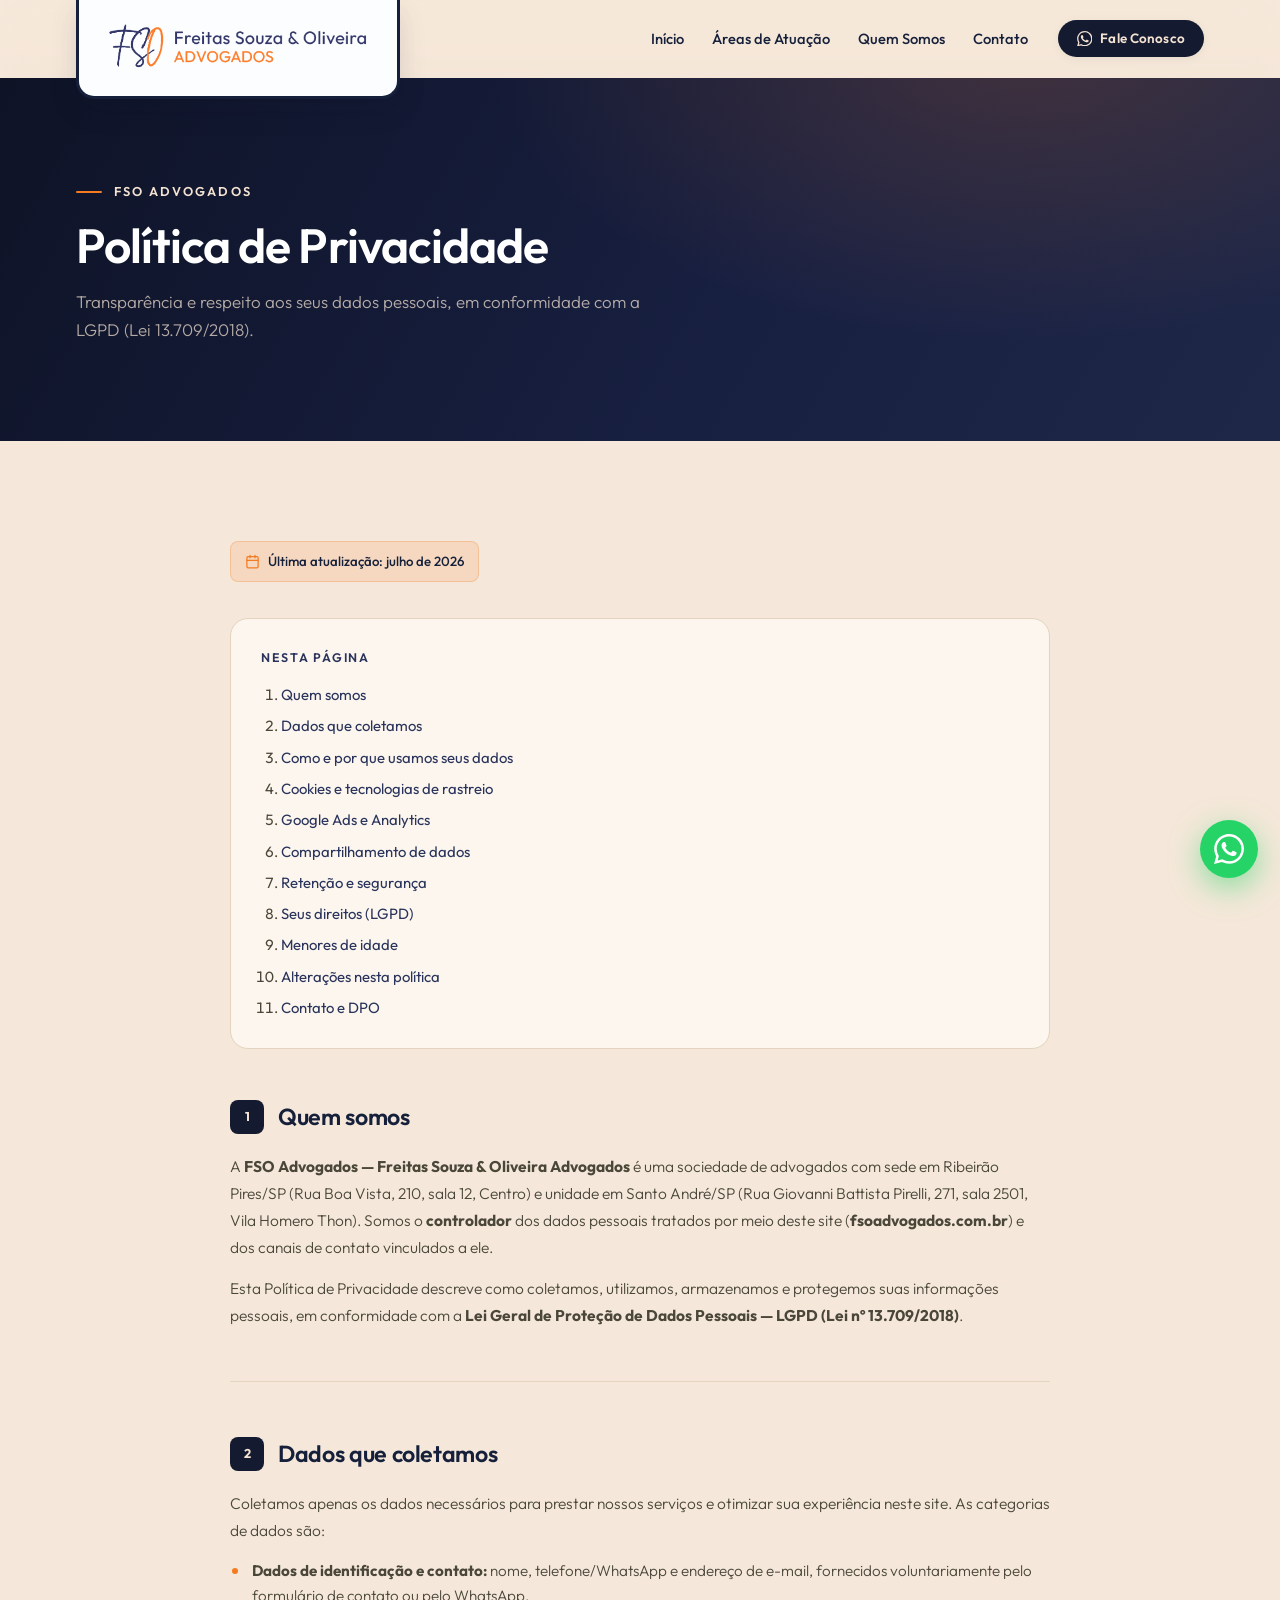
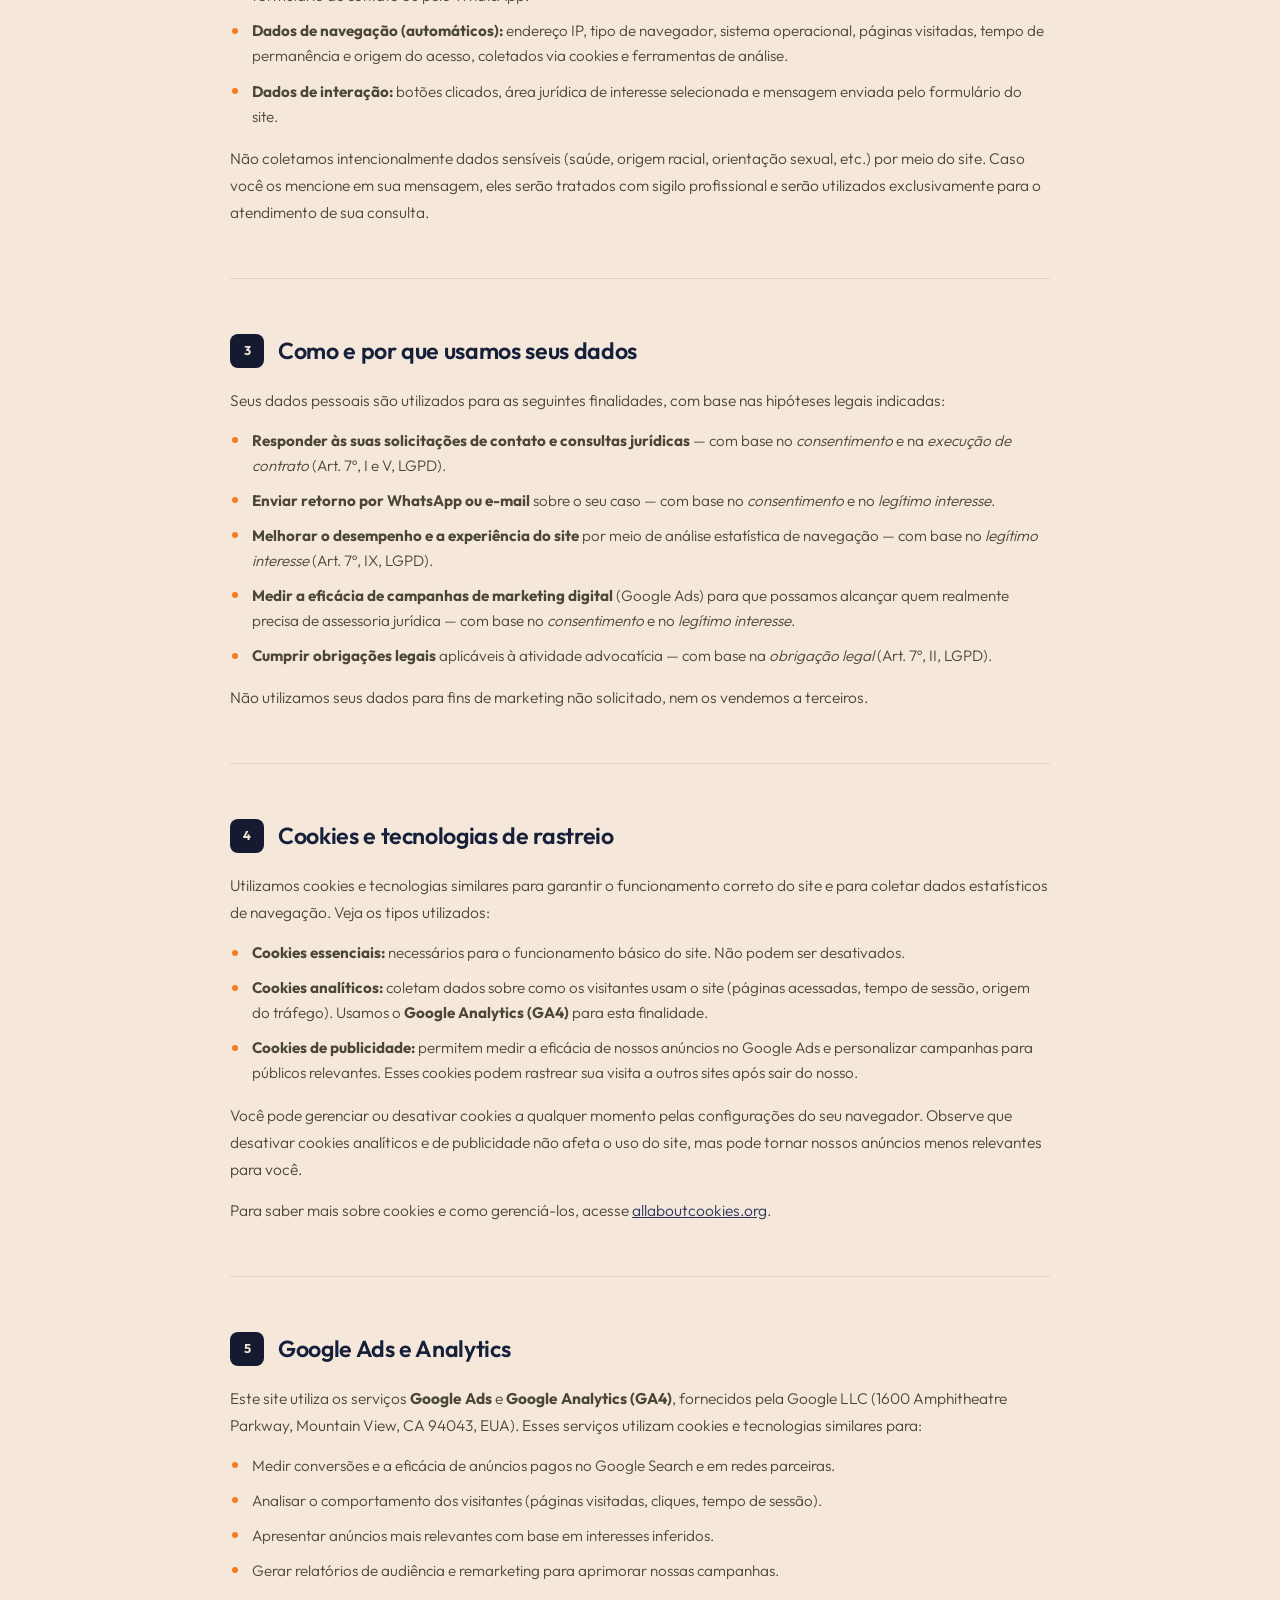
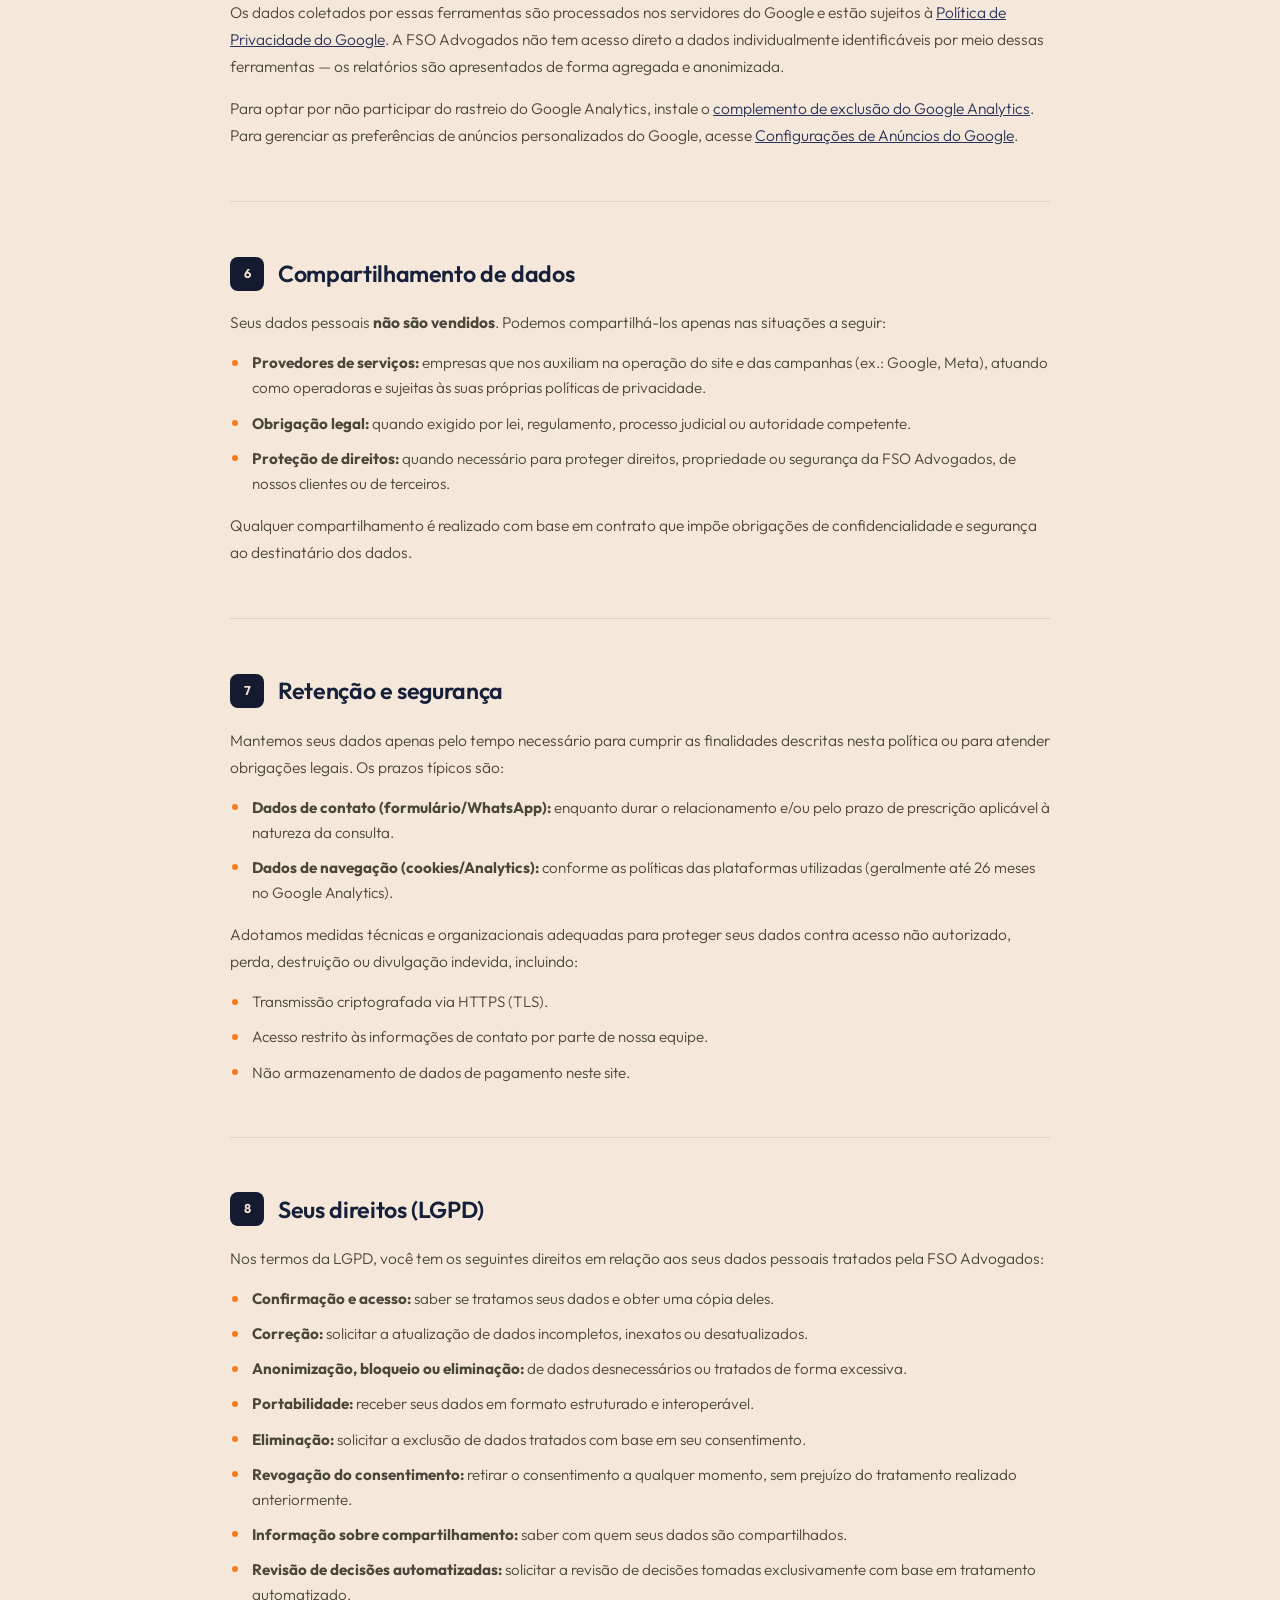
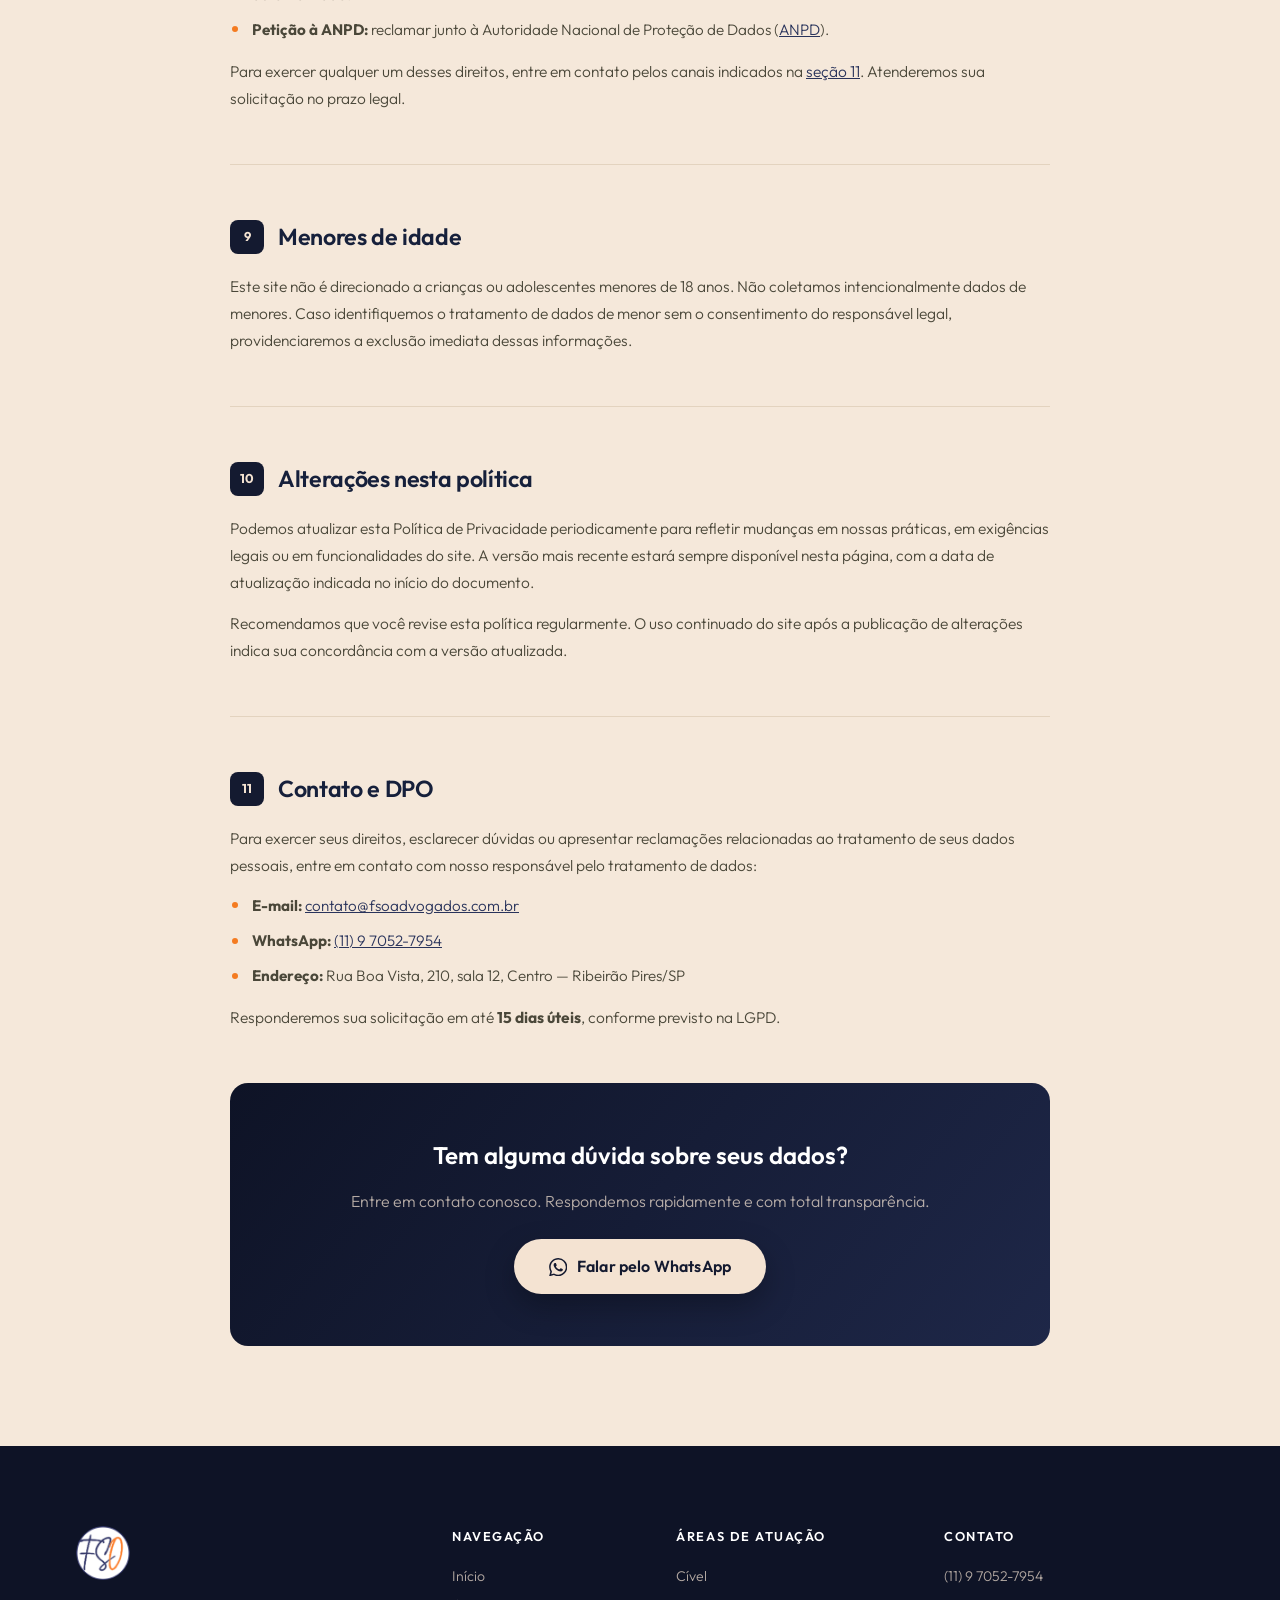
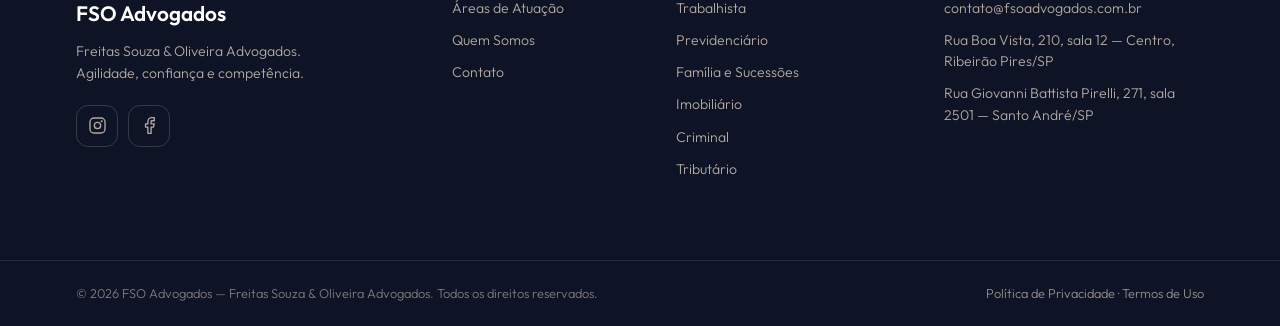
<file: politica-de-privacidade.html>
<!DOCTYPE html>
<html lang="pt-BR">

<head>
  <meta charset="UTF-8">
  <meta name="viewport" content="width=device-width, initial-scale=1.0">
  <title>Política de Privacidade | FSO Advogados — Freitas Souza &amp; Oliveira</title>
  <meta name="description"
    content="Política de Privacidade da FSO Advogados. Saiba como coletamos, usamos e protegemos seus dados pessoais, em conformidade com a LGPD (Lei 13.709/2018).">
  <link rel="canonical" href="https://fsoadvogados.com.br/politica-de-privacidade">

  <!-- Open Graph -->
  <meta property="og:type" content="website">
  <meta property="og:locale" content="pt_BR">
  <meta property="og:site_name" content="FSO Advogados">
  <meta property="og:title" content="Política de Privacidade | FSO Advogados">
  <meta property="og:description"
    content="Saiba como a FSO Advogados coleta, usa e protege seus dados pessoais, em conformidade com a LGPD.">
  <meta property="og:url" content="https://fsoadvogados.com.br/politica-de-privacidade">
  <meta property="og:image" content="https://fsoadvogados.com.br/images/logo-fso-horizontal.png">

  <link rel="icon" type="image/png" href="images/favicon-fso.png">

  <!-- Fontes -->
  <link rel="preconnect" href="https://fonts.googleapis.com">
  <link rel="preconnect" href="https://fonts.gstatic.com" crossorigin>
  <link href="https://fonts.googleapis.com/css2?family=Outfit:wght@300;400;500;600;700&display=swap" rel="stylesheet">

  <link rel="stylesheet" href="css/style.css?v=060726-1">

  <!-- Google tag (gtag.js) -->
  <script async src="https://www.googletagmanager.com/gtag/js?id=AW-18242246039"></script>
  <script>
    window.dataLayer = window.dataLayer || [];
    function gtag() { dataLayer.push(arguments); }
    gtag('js', new Date());
    gtag('config', 'AW-18242246039');
  </script>

  <!-- Snippet de conversão Google Ads -->
  <script>
  function gtag_report_conversion(url) {
    var callback = function () {
      if (typeof(url) != 'undefined') { window.location = url; }
    };
    gtag('event', 'conversion', {
      'send_to': 'AW-18242246039/ZCrwCIjg8c8cEJeryvpD',
      'value': 1.0,
      'currency': 'BRL',
      'event_callback': callback
    });
    return false;
  }
  </script>

  <style>
    /* ── Página interna: hero compacto ────────────────────────────── */
    .page-hero {
      background: linear-gradient(120deg, var(--navy-950) 0%, var(--navy-850) 60%, var(--navy-800) 100%);
      color: var(--cream);
      padding-block: clamp(56px, 8vw, 96px);
      position: relative;
      overflow: hidden;
    }

    .page-hero::before {
      content: "";
      position: absolute;
      inset: 0;
      background: radial-gradient(900px 500px at 80% -10%, rgba(244,123,32,.18), transparent 60%);
      pointer-events: none;
    }

    .page-hero__eyebrow {
      display: inline-flex;
      align-items: center;
      gap: 12px;
      font-size: .8rem;
      font-weight: 600;
      letter-spacing: .16em;
      text-transform: uppercase;
      color: var(--cream);
      margin-bottom: 16px;
    }

    .page-hero__title {
      font-size: clamp(1.9rem, 4vw, 3rem);
      font-weight: 600;
      line-height: 1.1;
      letter-spacing: -.02em;
      color: #fff;
      margin-bottom: 16px;
    }

    .page-hero__lead {
      font-size: 1.06rem;
      font-weight: 300;
      color: var(--on-navy);
      max-width: 580px;
    }

    /* ── Conteúdo da política ─────────────────────────────────────── */
    .privacy-content {
      background: var(--cream-page);
      padding-block: clamp(56px, 8vw, 100px);
    }

    .privacy-body {
      max-width: 820px;
      margin-inline: auto;
    }

    /* Índice lateral compacto */
    .privacy-index {
      background: var(--cream-card);
      border: 1px solid var(--cream-line);
      border-radius: var(--radius);
      padding: 28px 30px;
      margin-bottom: 48px;
    }

    .privacy-index__title {
      font-size: .78rem;
      font-weight: 600;
      letter-spacing: .14em;
      text-transform: uppercase;
      color: var(--navy-700);
      margin-bottom: 14px;
    }

    .privacy-index ol {
      list-style: decimal;
      padding-left: 1.25em;
      display: grid;
      gap: 6px;
    }

    .privacy-index li {
      font-size: .93rem;
      font-weight: 400;
    }

    .privacy-index a {
      color: var(--navy-700);
      text-decoration: none;
      transition: color .2s;
    }

    .privacy-index a:hover {
      color: var(--orange);
      text-decoration: underline;
    }

    /* Seções */
    .privacy-section {
      margin-bottom: 52px;
      scroll-margin-top: calc(var(--header-h) + 20px);
    }

    .privacy-section h2 {
      font-size: 1.45rem;
      font-weight: 600;
      color: var(--ink);
      letter-spacing: -.015em;
      margin-bottom: 16px;
      display: flex;
      align-items: center;
      gap: 14px;
    }

    .privacy-section h2 .sec-num {
      display: inline-flex;
      align-items: center;
      justify-content: center;
      min-width: 34px;
      height: 34px;
      border-radius: 8px;
      background: var(--navy-900);
      color: var(--cream);
      font-size: .8rem;
      font-weight: 700;
      flex: none;
    }

    .privacy-section p {
      font-size: .97rem;
      font-weight: 300;
      line-height: 1.75;
      color: var(--text);
      margin-bottom: 14px;
    }

    .privacy-section ul,
    .privacy-section ol {
      padding-left: 0;
      list-style: none;
      display: grid;
      gap: 10px;
      margin-bottom: 16px;
    }

    .privacy-section li {
      position: relative;
      padding-left: 22px;
      font-size: .95rem;
      font-weight: 300;
      line-height: 1.65;
      color: var(--text);
    }

    .privacy-section li::before {
      content: "";
      position: absolute;
      left: 2px;
      top: .62em;
      width: 6px;
      height: 6px;
      border-radius: 50%;
      background: var(--orange);
    }

    .privacy-section a {
      color: var(--navy-700);
      text-decoration: underline;
      transition: color .2s;
    }

    .privacy-section a:hover {
      color: var(--orange);
    }

    /* Destaque de atualização */
    .privacy-update {
      display: inline-flex;
      align-items: center;
      gap: 8px;
      background: var(--orange-soft);
      border: 1px solid rgba(244,123,32,.25);
      border-radius: 8px;
      padding: 8px 14px;
      font-size: .83rem;
      font-weight: 500;
      color: var(--ink);
      margin-bottom: 36px;
    }

    .privacy-update svg {
      width: 15px;
      height: 15px;
      color: var(--orange);
      flex: none;
    }

    /* Separador entre seções */
    .privacy-divider {
      border: none;
      border-top: 1px solid var(--cream-line);
      margin-bottom: 52px;
    }

    /* CTA final */
    .privacy-cta {
      background: linear-gradient(130deg, var(--navy-950), var(--navy-800));
      border-radius: var(--radius);
      padding: clamp(32px, 5vw, 52px);
      text-align: center;
      color: var(--cream);
      margin-top: 20px;
    }

    .privacy-cta h3 {
      font-size: 1.5rem;
      font-weight: 600;
      color: #fff;
      margin-bottom: 12px;
    }

    .privacy-cta p {
      font-size: 1rem;
      font-weight: 300;
      color: var(--on-navy);
      margin-bottom: 24px;
    }
  </style>
</head>

<body>

  <!-- ============ HEADER ============ -->
  <header class="header" id="header">
    <div class="container header__inner">
      <a href="/" class="header__brand" aria-label="FSO Advogados — Início">
        <img src="images/logo-fso-horizontal.png" alt="FSO — Freitas Souza &amp; Oliveira Advogados" width="500"
          height="100">
      </a>

      <nav class="header__nav" id="main-nav" aria-label="Navegação principal">
        <ul class="header__menu">
          <li><a href="/#inicio">Início</a></li>
          <li><a href="/#areas">Áreas de Atuação</a></li>
          <li><a href="/#quem-somos">Quem Somos</a></li>
          <li><a href="/#contato">Contato</a></li>
        </ul>
        <a class="btn btn--navy btn--sm js-whatsapp-cta" data-area="header-privacidade"
          href="https://api.whatsapp.com/send?phone=5511970527954&amp;text=Ol%C3%A1!%20Acessei%20o%20site%20da%20FSO%20Advogados%20e%20quero%20saber%20mais."
          target="_blank" rel="noopener">
          <svg class="icon" viewBox="0 0 24 24" aria-hidden="true">
            <path fill="currentColor"
              d="M17.472 14.382c-.297-.149-1.758-.867-2.03-.967-.273-.099-.471-.148-.67.15-.197.297-.767.966-.94 1.164-.173.199-.347.223-.644.075-.297-.15-1.255-.463-2.39-1.475-.883-.788-1.48-1.761-1.653-2.059-.173-.297-.018-.458.13-.606.134-.133.297-.347.446-.52.149-.174.198-.298.298-.497.099-.198.05-.371-.025-.52-.075-.149-.669-1.612-.916-2.207-.242-.579-.487-.5-.669-.51-.173-.008-.371-.01-.57-.01-.198 0-.52.074-.792.372-.272.297-1.04 1.016-1.04 2.479 0 1.462 1.065 2.875 1.213 3.074.149.198 2.096 3.2 5.077 4.487.709.306 1.262.489 1.694.625.712.227 1.36.195 1.871.118.571-.085 1.758-.719 2.006-1.413.248-.694.248-1.289.173-1.413-.074-.124-.272-.198-.57-.347m-5.421 7.403h-.004a9.87 9.87 0 0 1-5.031-1.378l-.361-.214-3.741.982.998-3.648-.235-.374a9.86 9.86 0 0 1-1.51-5.26c.001-5.45 4.436-9.884 9.888-9.884 2.64 0 5.122 1.03 6.988 2.898a9.825 9.825 0 0 1 2.893 6.994c-.003 5.45-4.437 9.884-9.885 9.884m8.413-18.297A11.815 11.815 0 0 0 12.05 0C5.495 0 .16 5.335.157 11.892c0 2.096.547 4.142 1.588 5.945L.057 24l6.305-1.654a11.882 11.882 0 0 0 5.683 1.448h.005c6.554 0 11.89-5.335 11.893-11.893a11.821 11.821 0 0 0-3.48-8.413z" />
          </svg>
          Fale Conosco
        </a>
      </nav>

      <button class="header__hamburger" id="nav-toggle" aria-expanded="false" aria-controls="main-nav"
        aria-label="Abrir menu">
        <span></span><span></span><span></span>
      </button>
    </div>
  </header>

  <main>

    <!-- ============ HERO DA PÁGINA ============ -->
    <section class="page-hero">
      <div class="container">
        <p class="page-hero__eyebrow"><span class="eyebrow-dash"></span>FSO Advogados</p>
        <h1 class="page-hero__title">Política de Privacidade</h1>
        <p class="page-hero__lead">Transparência e respeito aos seus dados pessoais, em conformidade com a LGPD
          (Lei 13.709/2018).</p>
      </div>
    </section>

    <!-- ============ CONTEÚDO ============ -->
    <section class="privacy-content">
      <div class="container">
        <div class="privacy-body">

          <!-- Data de atualização -->
          <div class="privacy-update" aria-label="Data da última atualização">
            <svg viewBox="0 0 24 24" fill="none" stroke="currentColor" stroke-width="2" stroke-linecap="round"
              stroke-linejoin="round" aria-hidden="true">
              <rect x="3" y="4" width="18" height="18" rx="2" />
              <path d="M16 2v4M8 2v4M3 10h18" />
            </svg>
            Última atualização: julho de 2026
          </div>

          <!-- Índice -->
          <nav class="privacy-index" aria-label="Índice da Política de Privacidade">
            <p class="privacy-index__title">Nesta página</p>
            <ol>
              <li><a href="#quem-somos">Quem somos</a></li>
              <li><a href="#dados-coletados">Dados que coletamos</a></li>
              <li><a href="#finalidade">Como e por que usamos seus dados</a></li>
              <li><a href="#cookies">Cookies e tecnologias de rastreio</a></li>
              <li><a href="#google-ads">Google Ads e Analytics</a></li>
              <li><a href="#compartilhamento">Compartilhamento de dados</a></li>
              <li><a href="#retencao">Retenção e segurança</a></li>
              <li><a href="#direitos">Seus direitos (LGPD)</a></li>
              <li><a href="#menores">Menores de idade</a></li>
              <li><a href="#alteracoes">Alterações nesta política</a></li>
              <li><a href="#contato-dpo">Contato e DPO</a></li>
            </ol>
          </nav>

          <!-- 1. Quem somos -->
          <section class="privacy-section" id="quem-somos">
            <h2><span class="sec-num">1</span>Quem somos</h2>
            <p>A <strong>FSO Advogados — Freitas Souza &amp; Oliveira Advogados</strong> é uma sociedade de advogados
              com sede em Ribeirão Pires/SP (Rua Boa Vista, 210, sala 12, Centro) e unidade em Santo André/SP (Rua
              Giovanni Battista Pirelli, 271, sala 2501, Vila Homero Thon). Somos o <strong>controlador</strong> dos
              dados pessoais tratados por meio deste site (<strong>fsoadvogados.com.br</strong>) e dos canais de
              contato vinculados a ele.</p>
            <p>Esta Política de Privacidade descreve como coletamos, utilizamos, armazenamos e protegemos suas
              informações pessoais, em conformidade com a <strong>Lei Geral de Proteção de Dados Pessoais —
              LGPD (Lei nº 13.709/2018)</strong>.</p>
          </section>
          <hr class="privacy-divider">

          <!-- 2. Dados coletados -->
          <section class="privacy-section" id="dados-coletados">
            <h2><span class="sec-num">2</span>Dados que coletamos</h2>
            <p>Coletamos apenas os dados necessários para prestar nossos serviços e otimizar sua experiência neste
              site. As categorias de dados são:</p>
            <ul>
              <li><strong>Dados de identificação e contato:</strong> nome, telefone/WhatsApp e endereço de
                e-mail, fornecidos voluntariamente pelo formulário de contato ou pelo WhatsApp.</li>
              <li><strong>Dados de navegação (automáticos):</strong> endereço IP, tipo de navegador, sistema
                operacional, páginas visitadas, tempo de permanência e origem do acesso, coletados via cookies e
                ferramentas de análise.</li>
              <li><strong>Dados de interação:</strong> botões clicados, área jurídica de interesse selecionada e
                mensagem enviada pelo formulário do site.</li>
            </ul>
            <p>Não coletamos intencionalmente dados sensíveis (saúde, origem racial, orientação sexual, etc.) por
              meio do site. Caso você os mencione em sua mensagem, eles serão tratados com sigilo profissional e
              serão utilizados exclusivamente para o atendimento de sua consulta.</p>
          </section>
          <hr class="privacy-divider">

          <!-- 3. Finalidade -->
          <section class="privacy-section" id="finalidade">
            <h2><span class="sec-num">3</span>Como e por que usamos seus dados</h2>
            <p>Seus dados pessoais são utilizados para as seguintes finalidades, com base nas hipóteses legais
              indicadas:</p>
            <ul>
              <li><strong>Responder às suas solicitações de contato e consultas jurídicas</strong> — com base no
                <em>consentimento</em> e na <em>execução de contrato</em> (Art. 7º, I e V, LGPD).</li>
              <li><strong>Enviar retorno por WhatsApp ou e-mail</strong> sobre o seu caso — com base no
                <em>consentimento</em> e no <em>legítimo interesse</em>.</li>
              <li><strong>Melhorar o desempenho e a experiência do site</strong> por meio de análise estatística de
                navegação — com base no <em>legítimo interesse</em> (Art. 7º, IX, LGPD).</li>
              <li><strong>Medir a eficácia de campanhas de marketing digital</strong> (Google Ads) para que
                possamos alcançar quem realmente precisa de assessoria jurídica — com base no
                <em>consentimento</em> e no <em>legítimo interesse</em>.</li>
              <li><strong>Cumprir obrigações legais</strong> aplicáveis à atividade advocatícia — com base na
                <em>obrigação legal</em> (Art. 7º, II, LGPD).</li>
            </ul>
            <p>Não utilizamos seus dados para fins de marketing não solicitado, nem os vendemos a terceiros.</p>
          </section>
          <hr class="privacy-divider">

          <!-- 4. Cookies -->
          <section class="privacy-section" id="cookies">
            <h2><span class="sec-num">4</span>Cookies e tecnologias de rastreio</h2>
            <p>Utilizamos cookies e tecnologias similares para garantir o funcionamento correto do site e para coletar
              dados estatísticos de navegação. Veja os tipos utilizados:</p>
            <ul>
              <li><strong>Cookies essenciais:</strong> necessários para o funcionamento básico do site. Não podem
                ser desativados.</li>
              <li><strong>Cookies analíticos:</strong> coletam dados sobre como os visitantes usam o site
                (páginas acessadas, tempo de sessão, origem do tráfego). Usamos o <strong>Google Analytics
                (GA4)</strong> para esta finalidade.</li>
              <li><strong>Cookies de publicidade:</strong> permitem medir a eficácia de nossos anúncios no
                Google Ads e personalizar campanhas para públicos relevantes. Esses cookies podem rastrear sua
                visita a outros sites após sair do nosso.</li>
            </ul>
            <p>Você pode gerenciar ou desativar cookies a qualquer momento pelas configurações do seu navegador.
              Observe que desativar cookies analíticos e de publicidade não afeta o uso do site, mas pode tornar
              nossos anúncios menos relevantes para você.</p>
            <p>Para saber mais sobre cookies e como gerenciá-los, acesse
              <a href="https://www.allaboutcookies.org" target="_blank" rel="noopener noreferrer">
                allaboutcookies.org</a>.</p>
          </section>
          <hr class="privacy-divider">

          <!-- 5. Google Ads e Analytics -->
          <section class="privacy-section" id="google-ads">
            <h2><span class="sec-num">5</span>Google Ads e Analytics</h2>
            <p>Este site utiliza os serviços <strong>Google Ads</strong> e <strong>Google Analytics (GA4)</strong>,
              fornecidos pela Google LLC (1600 Amphitheatre Parkway, Mountain View, CA 94043, EUA). Esses
              serviços utilizam cookies e tecnologias similares para:</p>
            <ul>
              <li>Medir conversões e a eficácia de anúncios pagos no Google Search e em redes parceiras.</li>
              <li>Analisar o comportamento dos visitantes (páginas visitadas, cliques, tempo de sessão).</li>
              <li>Apresentar anúncios mais relevantes com base em interesses inferidos.</li>
              <li>Gerar relatórios de audiência e remarketing para aprimorar nossas campanhas.</li>
            </ul>
            <p>Os dados coletados por essas ferramentas são processados nos servidores do Google e estão sujeitos à
              <a href="https://policies.google.com/privacy" target="_blank" rel="noopener noreferrer">
                Política de Privacidade do Google</a>. A FSO Advogados não tem acesso direto a dados
              individualmente identificáveis por meio dessas ferramentas — os relatórios são apresentados de forma
              agregada e anonimizada.</p>
            <p>Para optar por não participar do rastreio do Google Analytics, instale o
              <a href="https://tools.google.com/dlpage/gaoptout" target="_blank" rel="noopener noreferrer">
                complemento de exclusão do Google Analytics</a>. Para gerenciar as preferências de anúncios
              personalizados do Google, acesse
              <a href="https://adssettings.google.com" target="_blank" rel="noopener noreferrer">
                Configurações de Anúncios do Google</a>.</p>
          </section>
          <hr class="privacy-divider">

          <!-- 6. Compartilhamento -->
          <section class="privacy-section" id="compartilhamento">
            <h2><span class="sec-num">6</span>Compartilhamento de dados</h2>
            <p>Seus dados pessoais <strong>não são vendidos</strong>. Podemos compartilhá-los apenas nas situações
              a seguir:</p>
            <ul>
              <li><strong>Provedores de serviços:</strong> empresas que nos auxiliam na operação do site e das
                campanhas (ex.: Google, Meta), atuando como operadoras e sujeitas às suas próprias políticas de
                privacidade.</li>
              <li><strong>Obrigação legal:</strong> quando exigido por lei, regulamento, processo judicial ou
                autoridade competente.</li>
              <li><strong>Proteção de direitos:</strong> quando necessário para proteger direitos, propriedade ou
                segurança da FSO Advogados, de nossos clientes ou de terceiros.</li>
            </ul>
            <p>Qualquer compartilhamento é realizado com base em contrato que impõe obrigações de
              confidencialidade e segurança ao destinatário dos dados.</p>
          </section>
          <hr class="privacy-divider">

          <!-- 7. Retenção e segurança -->
          <section class="privacy-section" id="retencao">
            <h2><span class="sec-num">7</span>Retenção e segurança</h2>
            <p>Mantemos seus dados apenas pelo tempo necessário para cumprir as finalidades descritas nesta política
              ou para atender obrigações legais. Os prazos típicos são:</p>
            <ul>
              <li><strong>Dados de contato (formulário/WhatsApp):</strong> enquanto durar o relacionamento
                e/ou pelo prazo de prescrição aplicável à natureza da consulta.</li>
              <li><strong>Dados de navegação (cookies/Analytics):</strong> conforme as políticas das
                plataformas utilizadas (geralmente até 26 meses no Google Analytics).</li>
            </ul>
            <p>Adotamos medidas técnicas e organizacionais adequadas para proteger seus dados contra acesso não
              autorizado, perda, destruição ou divulgação indevida, incluindo:</p>
            <ul>
              <li>Transmissão criptografada via HTTPS (TLS).</li>
              <li>Acesso restrito às informações de contato por parte de nossa equipe.</li>
              <li>Não armazenamento de dados de pagamento neste site.</li>
            </ul>
          </section>
          <hr class="privacy-divider">

          <!-- 8. Direitos LGPD -->
          <section class="privacy-section" id="direitos">
            <h2><span class="sec-num">8</span>Seus direitos (LGPD)</h2>
            <p>Nos termos da LGPD, você tem os seguintes direitos em relação aos seus dados pessoais tratados
              pela FSO Advogados:</p>
            <ul>
              <li><strong>Confirmação e acesso:</strong> saber se tratamos seus dados e obter uma cópia deles.</li>
              <li><strong>Correção:</strong> solicitar a atualização de dados incompletos, inexatos ou
                desatualizados.</li>
              <li><strong>Anonimização, bloqueio ou eliminação:</strong> de dados desnecessários ou tratados
                de forma excessiva.</li>
              <li><strong>Portabilidade:</strong> receber seus dados em formato estruturado e
                interoperável.</li>
              <li><strong>Eliminação:</strong> solicitar a exclusão de dados tratados com base em seu
                consentimento.</li>
              <li><strong>Revogação do consentimento:</strong> retirar o consentimento a qualquer momento,
                sem prejuízo do tratamento realizado anteriormente.</li>
              <li><strong>Informação sobre compartilhamento:</strong> saber com quem seus dados são
                compartilhados.</li>
              <li><strong>Revisão de decisões automatizadas:</strong> solicitar a revisão de decisões tomadas
                exclusivamente com base em tratamento automatizado.</li>
              <li><strong>Petição à ANPD:</strong> reclamar junto à Autoridade Nacional de Proteção de Dados
                (<a href="https://www.gov.br/anpd" target="_blank" rel="noopener noreferrer">ANPD</a>).</li>
            </ul>
            <p>Para exercer qualquer um desses direitos, entre em contato pelos canais indicados na
              <a href="#contato-dpo">seção 11</a>. Atenderemos sua solicitação no prazo legal.</p>
          </section>
          <hr class="privacy-divider">

          <!-- 9. Menores -->
          <section class="privacy-section" id="menores">
            <h2><span class="sec-num">9</span>Menores de idade</h2>
            <p>Este site não é direcionado a crianças ou adolescentes menores de 18 anos. Não coletamos
              intencionalmente dados de menores. Caso identifiquemos o tratamento de dados de menor sem o
              consentimento do responsável legal, providenciaremos a exclusão imediata dessas informações.</p>
          </section>
          <hr class="privacy-divider">

          <!-- 10. Alterações -->
          <section class="privacy-section" id="alteracoes">
            <h2><span class="sec-num">10</span>Alterações nesta política</h2>
            <p>Podemos atualizar esta Política de Privacidade periodicamente para refletir mudanças em nossas
              práticas, em exigências legais ou em funcionalidades do site. A versão mais recente estará sempre
              disponível nesta página, com a data de atualização indicada no início do documento.</p>
            <p>Recomendamos que você revise esta política regularmente. O uso continuado do site após a
              publicação de alterações indica sua concordância com a versão atualizada.</p>
          </section>
          <hr class="privacy-divider">

          <!-- 11. Contato e DPO -->
          <section class="privacy-section" id="contato-dpo">
            <h2><span class="sec-num">11</span>Contato e DPO</h2>
            <p>Para exercer seus direitos, esclarecer dúvidas ou apresentar reclamações relacionadas ao
              tratamento de seus dados pessoais, entre em contato com nosso responsável pelo tratamento de
              dados:</p>
            <ul>
              <li><strong>E-mail:</strong>
                <a href="mailto:contato@fsoadvogados.com.br">contato@fsoadvogados.com.br</a>
              </li>
              <li><strong>WhatsApp:</strong>
                <a href="https://api.whatsapp.com/send?phone=5511970527954&text=Ol%C3%A1!%20Tenho%20uma%20d%C3%BAvida%20sobre%20meus%20dados%20pessoais%20no%20site%20da%20FSO%20Advogados."
                  target="_blank" rel="noopener">(11) 9 7052-7954</a>
              </li>
              <li><strong>Endereço:</strong> Rua Boa Vista, 210, sala 12, Centro — Ribeirão Pires/SP</li>
            </ul>
            <p>Responderemos sua solicitação em até <strong>15 dias úteis</strong>, conforme previsto na LGPD.</p>
          </section>

          <!-- CTA final -->
          <div class="privacy-cta">
            <h3>Tem alguma dúvida sobre seus dados?</h3>
            <p>Entre em contato conosco. Respondemos rapidamente e com total transparência.</p>
            <a class="btn btn--cream btn--lg js-whatsapp-cta" data-area="privacidade-cta"
              href="https://api.whatsapp.com/send?phone=5511970527954&amp;text=Ol%C3%A1!%20Tenho%20uma%20d%C3%BAvida%20sobre%20meus%20dados%20pessoais%20no%20site%20da%20FSO%20Advogados."
              target="_blank" rel="noopener">
              <svg class="icon" viewBox="0 0 24 24" aria-hidden="true">
                <path fill="currentColor"
                  d="M17.472 14.382c-.297-.149-1.758-.867-2.03-.967-.273-.099-.471-.148-.67.15-.197.297-.767.966-.94 1.164-.173.199-.347.223-.644.075-.297-.15-1.255-.463-2.39-1.475-.883-.788-1.48-1.761-1.653-2.059-.173-.297-.018-.458.13-.606.134-.133.297-.347.446-.52.149-.174.198-.298.298-.497.099-.198.05-.371-.025-.52-.075-.149-.669-1.612-.916-2.207-.242-.579-.487-.5-.669-.51-.173-.008-.371-.01-.57-.01-.198 0-.52.074-.792.372-.272.297-1.04 1.016-1.04 2.479 0 1.462 1.065 2.875 1.213 3.074.149.198 2.096 3.2 5.077 4.487.709.306 1.262.489 1.694.625.712.227 1.36.195 1.871.118.571-.085 1.758-.719 2.006-1.413.248-.694.248-1.289.173-1.413-.074-.124-.272-.198-.57-.347m-5.421 7.403h-.004a9.87 9.87 0 0 1-5.031-1.378l-.361-.214-3.741.982.998-3.648-.235-.374a9.86 9.86 0 0 1-1.51-5.26c.001-5.45 4.436-9.884 9.888-9.884 2.64 0 5.122 1.03 6.988 2.898a9.825 9.825 0 0 1 2.893 6.994c-.003 5.45-4.437 9.884-9.885 9.884m8.413-18.297A11.815 11.815 0 0 0 12.05 0C5.495 0 .16 5.335.157 11.892c0 2.096.547 4.142 1.588 5.945L.057 24l6.305-1.654a11.882 11.882 0 0 0 5.683 1.448h.005c6.554 0 11.89-5.335 11.893-11.893a11.821 11.821 0 0 0-3.48-8.413z" />
              </svg>
              Falar pelo WhatsApp
            </a>
          </div>

        </div>
      </div>
    </section>

  </main>

  <!-- ============ FOOTER ============ -->
  <footer class="footer">
    <div class="container footer__grid">
      <div class="footer__brand">
        <img src="images/favicon-fso.png" alt="" width="56" height="56">
        <p class="footer__name">FSO Advogados</p>
        <p class="footer__tagline">Freitas Souza &amp; Oliveira Advogados.<br>Agilidade, confiança e competência.</p>
        <div class="footer__social">
          <a href="https://www.instagram.com/fsoadvogados/" aria-label="Instagram da FSO Advogados" target="_blank">
            <svg viewBox="0 0 24 24" fill="none" stroke="currentColor" stroke-width="1.7" stroke-linecap="round"
              stroke-linejoin="round">
              <rect x="2.5" y="2.5" width="19" height="19" rx="5" />
              <circle cx="12" cy="12" r="4" />
              <circle cx="17.3" cy="6.7" r="0.5" fill="currentColor" />
            </svg>
          </a>
          <a href="https://www.facebook.com/freitassouzaeoliveiraadvogados" aria-label="Facebook da FSO Advogados"
            target="_blank">
            <svg viewBox="0 0 24 24" fill="none" stroke="currentColor" stroke-width="1.7" stroke-linecap="round"
              stroke-linejoin="round">
              <path d="M18 2h-3a5 5 0 0 0-5 5v3H7v4h3v8h4v-8h3l1-4h-4V7a1 1 0 0 1 1-1h3z" />
            </svg>
          </a>
        </div>
      </div>

      <nav class="footer__col" aria-label="Links do rodapé">
        <h4>Navegação</h4>
        <ul>
          <li><a href="/#inicio">Início</a></li>
          <li><a href="/#areas">Áreas de Atuação</a></li>
          <li><a href="/#quem-somos">Quem Somos</a></li>
          <li><a href="/#contato">Contato</a></li>
        </ul>
      </nav>

      <div class="footer__col">
        <h4>Áreas de Atuação</h4>
        <ul>
          <li><a href="/#areas">Cível</a></li>
          <li><a href="/#areas">Trabalhista</a></li>
          <li><a href="/#areas">Previdenciário</a></li>
          <li><a href="/#areas">Família e Sucessões</a></li>
          <li><a href="/#areas">Imobiliário</a></li>
          <li><a href="/#areas">Criminal</a></li>
          <li><a href="/#areas">Tributário</a></li>
        </ul>
      </div>

      <div class="footer__col">
        <h4>Contato</h4>
        <ul>
          <li><a class="js-whatsapp-cta" data-area="footer-privacidade"
              href="https://api.whatsapp.com/send?phone=5511970527954&amp;text=Ol%C3%A1!%20Acessei%20o%20site%20da%20FSO%20Advogados%20e%20quero%20saber%20mais."
              target="_blank" rel="noopener">(11) 9 7052-7954</a></li>
          <li><a href="mailto:contato@fsoadvogados.com.br">contato@fsoadvogados.com.br</a></li>
          <li>Rua Boa Vista, 210, sala 12 — Centro, Ribeirão Pires/SP</li>
          <li>Rua Giovanni Battista Pirelli, 271, sala 2501 — Santo André/SP</li>
        </ul>
      </div>
    </div>

    <div class="footer__bottom">
      <div class="container footer__bottom-inner">
        <p>© <span id="footer-year">2026</span> FSO Advogados — Freitas Souza &amp; Oliveira Advogados. Todos os
          direitos reservados.</p>
        <p class="footer__legal"><a href="/politica-de-privacidade" aria-current="page">Política de Privacidade</a> ·
          <a href="#">Termos de Uso</a></p>
      </div>
    </div>
  </footer>

  <!-- Botão flutuante de WhatsApp -->
  <a class="whatsapp-float js-whatsapp-cta" data-area="botao-flutuante-privacidade"
    href="https://api.whatsapp.com/send?phone=5511970527954&amp;text=Ol%C3%A1!%20Acessei%20o%20site%20da%20FSO%20Advogados%20e%20quero%20saber%20mais."
    target="_blank" rel="noopener" aria-label="Falar com a FSO Advogados pelo WhatsApp">
    <svg viewBox="0 0 24 24" aria-hidden="true">
      <path fill="currentColor"
        d="M17.472 14.382c-.297-.149-1.758-.867-2.03-.967-.273-.099-.471-.148-.67.15-.197.297-.767.966-.94 1.164-.173.199-.347.223-.644.075-.297-.15-1.255-.463-2.39-1.475-.883-.788-1.48-1.761-1.653-2.059-.173-.297-.018-.458.13-.606.134-.133.297-.347.446-.52.149-.174.198-.298.298-.497.099-.198.05-.371-.025-.52-.075-.149-.669-1.612-.916-2.207-.242-.579-.487-.5-.669-.51-.173-.008-.371-.01-.57-.01-.198 0-.52.074-.792.372-.272.297-1.04 1.016-1.04 2.479 0 1.462 1.065 2.875 1.213 3.074.149.198 2.096 3.2 5.077 4.487.709.306 1.262.489 1.694.625.712.227 1.36.195 1.871.118.571-.085 1.758-.719 2.006-1.413.248-.694.248-1.289.173-1.413-.074-.124-.272-.198-.57-.347m-5.421 7.403h-.004a9.87 9.87 0 0 1-5.031-1.378l-.361-.214-3.741.982.998-3.648-.235-.374a9.86 9.86 0 0 1-1.51-5.26c.001-5.45 4.436-9.884 9.888-9.884 2.64 0 5.122 1.03 6.988 2.898a9.825 9.825 0 0 1 2.893 6.994c-.003 5.45-4.437 9.884-9.885 9.884m8.413-18.297A11.815 11.815 0 0 0 12.05 0C5.495 0 .16 5.335.157 11.892c0 2.096.547 4.142 1.588 5.945L.057 24l6.305-1.654a11.882 11.882 0 0 0 5.683 1.448h.005c6.554 0 11.89-5.335 11.893-11.893a11.821 11.821 0 0 0-3.48-8.413z" />
    </svg>
  </a>

  <script src="js/main.js"></script>
</body>

</html>
</file>
<file: css/style.css>
/* ==========================================================================
   FSO Advogados — Freitas Souza & Oliveira
   Identidade premium: navy dominante + cream (#f4e3d2) + laranja pontual
   Tipografia: Outfit (variação de peso)
   ========================================================================== */

/* ---------- Tokens ---------- */
:root {
  --navy-950: #0e1326;
  --navy-900: #141a30;
  --navy-850: #182042;
  --navy-800: #1e2748;
  --navy-700: #29335b;
  --navy-600: #3a4670;

  --cream: #f4e3d2;
  /* texto claro sobre escuro + acentos quentes */
  --cream-deep: #e9d5bf;
  --cream-page: #f5e8da;
  /* fundo claro premium (substitui o branco) */
  --cream-card: #fcf6ee;
  /* cards sobre o fundo cream */
  --cream-line: #e3d3bf;

  --orange: #f47b20;
  /* uso pontual */
  --orange-soft: rgba(244, 123, 32, 0.14);

  --whatsapp: #25d366;
  --whatsapp-dark: #1ebe5b;

  --ink: #16203b;
  /* texto principal sobre cream */
  --text: #4a4739;
  /* corpo sobre cream */
  --muted: #837a68;
  /* auxiliar sobre cream */
  --on-navy: rgba(244, 227, 210, 0.72);
  --on-navy-strong: #f4e3d2;

  --sans: "Outfit", -apple-system, BlinkMacSystemFont, "Segoe UI", Roboto, sans-serif;

  --radius: 18px;
  --radius-sm: 12px;
  --shadow-sm: 0 2px 10px rgba(14, 19, 38, 0.06);
  --shadow-md: 0 14px 40px rgba(14, 19, 38, 0.1);
  --shadow-lg: 0 26px 70px rgba(14, 19, 38, 0.22);

  --header-h: 78px;
  --container: 1180px;
}

/* ---------- Reset ---------- */
*,
*::before,
*::after {
  box-sizing: border-box;
  margin: 0;
  padding: 0;
}

html {
  scroll-behavior: smooth;
  scroll-padding-top: calc(var(--header-h) + 12px);
  -webkit-text-size-adjust: 100%;
}

body {
  font-family: var(--sans);
  font-size: 1rem;
  font-weight: 400;
  line-height: 1.7;
  color: var(--text);
  background: var(--cream-page);
  padding-top: var(--header-h);
  overflow-x: hidden;
  -webkit-font-smoothing: antialiased;
}

img {
  max-width: 100%;
  height: auto;
  display: block;
}

a {
  color: var(--ink);
  text-decoration: none;
}

ul {
  list-style: none;
}

button {
  font: inherit;
  cursor: pointer;
  border: none;
  background: none;
  color: inherit;
}

.container {
  width: 100%;
  max-width: var(--container);
  margin-inline: auto;
  padding-inline: 26px;
}

.icon {
  width: 1.15em;
  height: 1.15em;
  flex: none;
}

/* Traço laranja pontual usado nos eyebrows */
.eyebrow-dash {
  display: inline-block;
  width: 26px;
  height: 2px;
  background: var(--orange);
  border-radius: 2px;
  vertical-align: middle;
}

/* ---------- Botões ---------- */
.btn {
  display: inline-flex;
  align-items: center;
  justify-content: center;
  gap: 0.6em;
  font-weight: 600;
  font-size: 0.94rem;
  letter-spacing: 0.01em;
  line-height: 1.2;
  padding: 0.9em 1.8em;
  border-radius: 999px;
  border: 1.5px solid transparent;
  transition: background-color 0.25s, color 0.25s, transform 0.15s, box-shadow 0.25s, border-color 0.25s;
  text-align: center;
}

.btn:active {
  transform: scale(0.98);
}

/* Cream sobre fundos escuros */
.btn--cream {
  background: var(--cream);
  color: var(--navy-900);
  box-shadow: 0 12px 30px rgba(0, 0, 0, 0.28);
}

.btn--cream:hover {
  background: #fff;
  box-shadow: 0 14px 34px rgba(244, 123, 32, 0.28);
}

/* Navy sobre fundos claros */
.btn--navy {
  background: var(--navy-900);
  color: var(--cream);
  box-shadow: var(--shadow-sm);
}

.btn--navy:hover {
  background: var(--navy-800);
  box-shadow: 0 10px 26px rgba(20, 26, 48, 0.28);
}

/* Contorno claro sobre fundos escuros */
.btn--outline {
  color: var(--cream);
  border-color: rgba(244, 227, 210, 0.4);
  background: rgba(244, 227, 210, 0.02);
  backdrop-filter: blur(2px);
}

.btn--outline:hover {
  border-color: var(--cream);
  background: rgba(244, 227, 210, 0.08);
}

.btn--sm {
  font-size: 0.84rem;
  padding: 0.68em 1.35em;
}

.btn--lg {
  font-size: 1rem;
  padding: 1.05em 2.1em;
}

.btn--block {
  width: 100%;
}

/* ---------- Header ---------- */
.header {
  position: fixed;
  inset: 0 0 auto 0;
  height: var(--header-h);
  background: rgba(245, 232, 218, 0.72);
  backdrop-filter: blur(16px) saturate(1.2);
  -webkit-backdrop-filter: blur(16px) saturate(1.2);
  border-bottom: 1px solid transparent;
  z-index: 100;
  transition: box-shadow 0.3s, border-color 0.3s, background-color 0.3s;
}

.header.is-scrolled {
  background: rgba(245, 232, 218, 0.92);
  border-color: var(--cream-line);
  box-shadow: 0 4px 24px rgba(14, 19, 38, 0.08);
}

.header__inner {
  height: 100%;
  display: flex;
  align-items: center;
  justify-content: space-between;
  gap: 24px;
}

/* Placa do logo: cartão branco que desce um pouco abaixo do header */
.header__brand {
  position: relative;
  align-self: flex-start;
  display: flex;
  align-items: center;
  background: #fcfdff;
  border: 3px solid var(--ink);
  border-top: none;
  border-radius: 0 0 18px 18px;
  padding: 20px 30px 22px;
  box-shadow: 0 12px 28px rgba(14, 19, 38, 0.12);
}

.header__brand img {
  width: auto;
  height: 54px;
}

.header__nav {
  display: flex;
  align-items: center;
  gap: 30px;
}

.header__menu {
  display: flex;
  align-items: center;
  gap: 28px;
}

.header__menu a {
  font-size: 0.92rem;
  font-weight: 500;
  color: var(--ink);
  position: relative;
  padding: 6px 0;
}

.header__menu a::after {
  content: "";
  position: absolute;
  left: 0;
  bottom: 0;
  width: 100%;
  height: 2px;
  background: var(--orange);
  border-radius: 2px;
  transform: scaleX(0);
  transform-origin: left;
  transition: transform 0.25s;
}

.header__menu a:hover::after {
  transform: scaleX(1);
}

.header__hamburger {
  display: none;
  flex-direction: column;
  justify-content: center;
  gap: 5px;
  width: 44px;
  height: 44px;
  padding: 10px;
  border-radius: 10px;
}

.header__hamburger span {
  display: block;
  height: 2px;
  width: 100%;
  background: var(--ink);
  border-radius: 2px;
  transition: transform 0.25s, opacity 0.2s;
}

.header__hamburger[aria-expanded="true"] span:nth-child(1) {
  transform: translateY(7px) rotate(45deg);
}

.header__hamburger[aria-expanded="true"] span:nth-child(2) {
  opacity: 0;
}

.header__hamburger[aria-expanded="true"] span:nth-child(3) {
  transform: translateY(-7px) rotate(-45deg);
}

/* ---------- Hero ---------- */
.hero {
  position: relative;
  min-height: min(88vh, 820px);
  display: flex;
  align-items: center;
  background: var(--navy-950);
  color: var(--cream);
  overflow: hidden;
  isolation: isolate;
}

.hero__media {
  position: absolute;
  inset: 0;
  z-index: -2;
  background-image: url("../images/equipe-corporativo-reuniao.jpg");
  background-size: cover;
  background-position: 32% center;
  transform: scale(1.12);
  filter: saturate(1.05) blur(5px);
}

/* Overlay premium: escurece o conjunto e reforça a esquerda p/ o texto respirar */
.hero::before {
  content: "";
  position: absolute;
  inset: 0;
  z-index: -1;
  background:
    linear-gradient(100deg, var(--navy-950) 22%, rgba(14, 19, 38, 0.88) 52%, rgba(14, 19, 38, 0.74) 100%),
    radial-gradient(900px 480px at 90% 6%, rgba(244, 123, 32, 0.16), transparent 60%);
}

/* Vinheta inferior para transição suave */
.hero::after {
  content: "";
  position: absolute;
  left: 0;
  right: 0;
  bottom: 0;
  height: 160px;
  z-index: -1;
  background: linear-gradient(to top, rgba(14, 19, 38, 0.6), transparent);
  pointer-events: none;
}

.hero__inner {
  position: relative;
  padding-block: clamp(64px, 9vw, 112px);
  /* max-width: 820px; */
}

.hero__eyebrow {
  display: inline-flex;
  align-items: center;
  gap: 12px;
  font-size: 0.82rem;
  font-weight: 500;
  letter-spacing: 0.16em;
  text-transform: uppercase;
  color: var(--cream);
  margin-bottom: 26px;
}

.hero__title {
  font-weight: 600;
  font-size: clamp(2.2rem, 5.2vw, 3.9rem);
  line-height: 1.1;
  letter-spacing: -0.02em;
  color: #fff;
  margin-bottom: 24px;
}

.hero__title span {
  position: relative;
  color: var(--cream);
  white-space: nowrap;
}

.hero__title span::after {
  content: "";
  position: absolute;
  left: 0;
  right: 0;
  bottom: 0.04em;
  height: 0.09em;
  background: var(--orange);
  border-radius: 3px;
}

.hero__lead {
  font-size: clamp(1.02rem, 1.5vw, 1.18rem);
  font-weight: 300;
  color: var(--on-navy);
  max-width: 600px;
  margin-bottom: 36px;
}

.hero__actions {
  display: flex;
  flex-wrap: wrap;
  gap: 14px;
  margin-bottom: clamp(44px, 6vw, 76px);
}

.hero__stats {
  display: grid;
  grid-template-columns: repeat(4, 1fr);
  gap: 20px;
  border-top: 1px solid rgba(244, 227, 210, 0.16);
  padding-top: 32px;
  max-width: 760px;
}

.hero__stats li {
  display: flex;
  flex-direction: column;
  gap: 3px;
}

.hero__stats strong {
  font-size: 2.1rem;
  font-weight: 600;
  color: #fff;
  line-height: 1;
  letter-spacing: -0.02em;
}

.hero__stats span {
  font-size: 0.82rem;
  font-weight: 300;
  color: var(--on-navy);
  line-height: 1.35;
}

/* ---------- Seções (base) ---------- */
.section {
  padding-block: clamp(66px, 9vw, 116px);
}

.section__head {
  max-width: 760px;
  margin-bottom: clamp(40px, 5vw, 60px);
}

.section__eyebrow {
  display: inline-flex;
  align-items: center;
  gap: 12px;
  font-size: 0.8rem;
  font-weight: 600;
  letter-spacing: 0.16em;
  text-transform: uppercase;
  color: var(--ink);
  margin-bottom: 16px;
}

.section__eyebrow--light {
  color: var(--cream);
}

.section__title {
  font-weight: 600;
  font-size: clamp(1.8rem, 3.6vw, 2.7rem);
  color: var(--ink);
  line-height: 1.16;
  letter-spacing: -0.02em;
  margin-bottom: 16px;
}

.section__title em {
  font-style: normal;
  font-weight: 300;
}

.section__title--light {
  color: #fff;
}

.section__title--light em {
  color: var(--cream);
}

.section__lead {
  font-size: 1.06rem;
  font-weight: 300;
  color: var(--muted);
}

/* ---------- Áreas de Atuação ---------- */
.areas {
  background: var(--cream-page);
}

.areas__grid {
  display: grid;
  grid-template-columns: repeat(2, 1fr);
  gap: 16px;
  align-items: start;
}

.area-card {
  background: var(--cream-card);
  border: 1px solid var(--cream-line);
  border-radius: var(--radius);
  overflow: hidden;
  transition: box-shadow 0.3s, border-color 0.3s, transform 0.3s;
}

.area-card:hover {
  box-shadow: var(--shadow-md);
  transform: translateY(-2px);
}

.area-card.is-open {
  border-color: rgba(244, 123, 32, 0.45);
  box-shadow: var(--shadow-md);
}

.area-card__toggle {
  display: flex;
  align-items: center;
  gap: 18px;
  width: 100%;
  padding: 24px;
  text-align: left;
}

.area-card__icon {
  flex: none;
  display: grid;
  place-items: center;
  width: 54px;
  height: 54px;
  border-radius: 14px;
  background: var(--navy-900);
  color: var(--cream);
  transition: background-color 0.3s, color 0.3s;
}

.area-card__icon svg {
  width: 26px;
  height: 26px;
}

.area-card.is-open .area-card__icon {
  background: var(--orange);
  color: #fff;
}

.area-card__heading {
  flex: 1;
  min-width: 0;
}

.area-card__title {
  display: block;
  font-size: 1.24rem;
  font-weight: 600;
  color: var(--ink);
  letter-spacing: -0.01em;
  margin-bottom: 3px;
}

.area-card__teaser {
  display: block;
  font-size: 0.88rem;
  font-weight: 300;
  color: var(--muted);
  line-height: 1.45;
  /* Reserva 2 linhas para que todos os cards fiquem com a mesma altura */
  min-height: 2.9em;
}

.area-card__chevron {
  flex: none;
  color: var(--muted);
  transition: transform 0.35s, color 0.3s;
}

.area-card__chevron svg {
  width: 20px;
  height: 20px;
}

.area-card.is-open .area-card__chevron {
  transform: rotate(180deg);
  color: var(--orange);
}

.area-card__panel {
  display: grid;
  grid-template-rows: 0fr;
  transition: grid-template-rows 0.4s ease;
}

.area-card.is-open .area-card__panel {
  grid-template-rows: 1fr;
}

.area-card__content {
  overflow: hidden;
  min-height: 0;
  padding-inline: 24px;
}

.area-card.is-open .area-card__content {
  padding-bottom: 28px;
}

.area-card__content>p {
  margin-bottom: 14px;
  font-size: 0.96rem;
  font-weight: 300;
}

.area-card__content h4 {
  font-size: 0.78rem;
  font-weight: 600;
  letter-spacing: 0.12em;
  text-transform: uppercase;
  color: var(--navy-700);
  margin: 20px 0 12px;
}

.area-card__content ul {
  display: grid;
  gap: 8px;
  margin-bottom: 20px;
}

.area-card__content li {
  position: relative;
  padding-left: 22px;
  font-size: 0.93rem;
  font-weight: 300;
}

.area-card__content li::before {
  content: "";
  position: absolute;
  left: 2px;
  top: 0.62em;
  width: 6px;
  height: 6px;
  border-radius: 50%;
  background: var(--orange);
}

.area-card__content blockquote {
  font-style: italic;
  font-size: 1.02rem;
  font-weight: 300;
  color: var(--navy-800);
  border-left: 2px solid var(--orange);
  padding: 4px 0 4px 18px;
  margin-bottom: 22px;
}

/* ---------- Diferenciais (dark) ---------- */
.diferenciais {
  position: relative;
  background: linear-gradient(160deg, var(--navy-950), var(--navy-850) 70%, var(--navy-800));
  color: var(--cream);
  overflow: hidden;
  isolation: isolate;
}

.diferenciais__glow {
  position: absolute;
  z-index: -1;
  top: -20%;
  right: -8%;
  width: 620px;
  height: 620px;
  border-radius: 50%;
  background: radial-gradient(circle, rgba(244, 123, 32, 0.16), transparent 62%);
  filter: blur(30px);
  pointer-events: none;
}

.diferenciais__grid {
  display: grid;
  grid-template-columns: repeat(auto-fit, minmax(210px, 1fr));
  gap: 16px;
}

.diferencial {
  background: rgba(244, 227, 210, 0.04);
  border: 1px solid rgba(244, 227, 210, 0.12);
  border-radius: var(--radius);
  padding: 30px 26px;
  backdrop-filter: blur(4px);
  transition: background-color 0.3s, border-color 0.3s, transform 0.3s;
}

.diferencial:hover {
  background: rgba(244, 227, 210, 0.07);
  border-color: rgba(244, 123, 32, 0.4);
  transform: translateY(-5px);
}

.diferencial__icon {
  display: grid;
  place-items: center;
  width: 50px;
  height: 50px;
  border-radius: 14px;
  background: rgba(244, 227, 210, 0.1);
  color: var(--cream);
  margin-bottom: 18px;
}

.diferencial__icon svg {
  width: 24px;
  height: 24px;
}

.diferencial h3 {
  font-size: 1.04rem;
  font-weight: 600;
  color: #fff;
  margin-bottom: 8px;
}

.diferencial p {
  font-size: 0.9rem;
  font-weight: 300;
  color: var(--on-navy);
}

/* ---------- Quem Somos (light) ---------- */
.quem-somos {
  background: var(--cream-page);
}

.quem-somos__intro {
  display: grid;
  grid-template-columns: 5fr 6fr;
  gap: clamp(36px, 5vw, 68px);
  align-items: center;
  margin-bottom: clamp(56px, 8vw, 96px);
}

.quem-somos__media {
  position: relative;
}

.quem-somos__media img {
  width: 100%;
  aspect-ratio: 4 / 5;
  object-fit: cover;
  object-position: 62% center;
  border-radius: 24px;
  box-shadow: var(--shadow-lg);
}

/* Moldura offset decorativa */
.quem-somos__media::before {
  content: "";
  position: absolute;
  left: -18px;
  top: -18px;
  width: 55%;
  height: 55%;
  border: 1.5px solid var(--orange);
  border-radius: 20px;
  z-index: -1;
  opacity: 0.5;
}

.quem-somos__media-badge {
  position: absolute;
  right: -16px;
  bottom: 28px;
  display: flex;
  flex-direction: column;
  gap: 2px;
  background: var(--navy-900);
  color: var(--cream);
  padding: 18px 22px;
  border-radius: 16px;
  box-shadow: var(--shadow-md);
}

.quem-somos__media-badge strong {
  font-size: 1.9rem;
  font-weight: 600;
  line-height: 1;
  color: #fff;
}

.quem-somos__media-badge em {
  font-style: normal;
  font-size: 0.76rem;
  font-weight: 300;
  line-height: 1.35;
  color: var(--on-navy);
}

.quem-somos__quote {
  margin: 8px 0 24px;
}

.quem-somos__quote p {
  font-size: clamp(1.2rem, 2.3vw, 1.6rem);
  font-weight: 300;
  font-style: italic;
  line-height: 1.45;
  color: var(--ink);
  letter-spacing: -0.01em;
}

.quem-somos__quote cite {
  display: block;
  font-style: normal;
  font-size: 0.9rem;
  font-weight: 500;
  color: var(--orange);
  margin-top: 14px;
}

.quem-somos__lead>p {
  margin-bottom: 14px;
  font-weight: 300;
}

.quem-somos__lead h3,
.quem-somos__socios>h3,
.valores h3 {
  font-size: 1.3rem;
  font-weight: 600;
  color: var(--ink);
  letter-spacing: -0.01em;
  margin: 24px 0 12px;
}

/* Sócios */
.quem-somos__socios {
  margin-bottom: clamp(52px, 7vw, 88px);
}

.quem-somos__socios>h3 {
  margin-top: 0;
}

.socios__intro {
  max-width: 640px;
  font-weight: 300;
  color: var(--muted);
  margin-bottom: 26px;
}

.socios__grid {
  display: grid;
  grid-template-columns: repeat(3, 1fr);
  gap: 18px;
}

.socio {
  background: var(--cream-card);
  border: 1px solid var(--cream-line);
  border-radius: var(--radius);
  overflow: hidden;
  transition: box-shadow 0.3s, transform 0.3s;
}

.socio:hover {
  box-shadow: var(--shadow-md);
  transform: translateY(-4px);
}

.socio__photo {
  aspect-ratio: 4 / 5;
  background: var(--navy-850);
}

.socio__photo img {
  width: 100%;
  height: 100%;
  object-fit: cover;
}

.socio__placeholder {
  width: 100%;
  height: 100%;
  display: flex;
  flex-direction: column;
  align-items: center;
  justify-content: center;
  gap: 8px;
  background:
    radial-gradient(140% 90% at 50% 0%, rgba(244, 123, 32, 0.12), transparent 55%),
    linear-gradient(165deg, var(--navy-800), var(--navy-700));
  color: rgba(244, 227, 210, 0.35);
}

.socio__placeholder svg {
  width: 34px;
  height: 34px;
}

.socio__placeholder span {
  font-size: 1.7rem;
  font-weight: 600;
  color: rgba(244, 227, 210, 0.6);
  letter-spacing: 0.06em;
}

.socio__body {
  padding: 18px 20px 22px;
}

.socio h4 {
  font-size: 1rem;
  font-weight: 600;
  color: var(--ink);
  line-height: 1.3;
  margin-bottom: 4px;
}

.socio__role {
  font-size: 0.74rem;
  font-weight: 600;
  letter-spacing: 0.1em;
  text-transform: uppercase;
  color: var(--orange);
  margin-bottom: 10px;
}

.socio__body>p:last-child {
  font-size: 0.88rem;
  font-weight: 300;
  color: var(--muted);
}

.socios__note {
  font-size: 0.95rem;
  font-weight: 300;
  color: var(--muted);
  margin-top: 20px;
  max-width: 760px;
}

/* Valores */
.valores h3 {
  margin-bottom: 20px;
}

.valores__grid {
  display: grid;
  grid-template-columns: repeat(auto-fit, minmax(230px, 1fr));
  gap: 16px;
}

.valor {
  background: var(--cream-card);
  border: 1px solid var(--cream-line);
  border-radius: var(--radius);
  padding: 26px 24px;
  transition: border-color 0.3s, box-shadow 0.3s, transform 0.3s;
}

.valor:hover {
  border-color: rgba(244, 123, 32, 0.4);
  box-shadow: var(--shadow-sm);
  transform: translateY(-3px);
}

.valor__icon {
  display: grid;
  place-items: center;
  width: 46px;
  height: 46px;
  border-radius: 13px;
  background: var(--navy-900);
  color: var(--cream);
  margin-bottom: 16px;
}

.valor__icon svg {
  width: 22px;
  height: 22px;
}

.valor h4 {
  font-size: 1.02rem;
  font-weight: 600;
  color: var(--ink);
  margin-bottom: 6px;
}

.valor p {
  font-size: 0.89rem;
  font-weight: 300;
  color: var(--muted);
}

/* ---------- Banner CTA (dark, imagem) ---------- */
.cta-banner {
  position: relative;
  padding-block: clamp(72px, 10vw, 120px);
  color: var(--cream);
  overflow: hidden;
  isolation: isolate;
  text-align: center;
}

.cta-banner__media {
  position: absolute;
  inset: 0;
  z-index: -2;
  background-image: url("../images/equipe-corporativo-reuniao-2.jpg");
  background-size: cover;
  background-position: center 30%;
  filter: blur(4px);
  transform: scale(1.1);
}

.cta-banner::before {
  content: "";
  position: absolute;
  inset: 0;
  z-index: -1;
  background:
    linear-gradient(180deg, rgba(14, 19, 38, 0.9), rgba(14, 19, 38, 0.82)),
    radial-gradient(700px 320px at 50% 120%, rgba(244, 123, 32, 0.22), transparent 60%);
}

.cta-banner__inner {
  max-width: 680px;
  margin-inline: auto;
  display: flex;
  flex-direction: column;
  align-items: center;
}

.cta-banner__inner .section__eyebrow {
  justify-content: center;
}

.cta-banner h2 {
  font-weight: 600;
  font-size: clamp(1.7rem, 3.6vw, 2.6rem);
  line-height: 1.15;
  letter-spacing: -0.02em;
  color: #fff;
  margin-bottom: 14px;
}

.cta-banner__lead {
  font-size: 1.08rem;
  font-weight: 300;
  color: var(--on-navy);
  margin-bottom: 32px;
}

.cta-banner__actions {
  display: flex;
  flex-direction: column;
  align-items: center;
  gap: 16px;
}

.cta-banner__email {
  color: var(--on-navy);
  font-size: 0.94rem;
  border-bottom: 1px dashed rgba(244, 227, 210, 0.4);
  transition: color 0.2s, border-color 0.2s;
}

.cta-banner__email:hover {
  color: #fff;
  border-color: #fff;
}

/* ---------- Contato (light) ---------- */
.contato {
  background: var(--cream-page);
}

.contato__grid {
  display: grid;
  grid-template-columns: 6fr 6fr;
  gap: clamp(30px, 4.5vw, 56px);
  align-items: start;
}

.contact-form {
  background: var(--cream-card);
  border: 1px solid var(--cream-line);
  border-radius: var(--radius);
  box-shadow: var(--shadow-md);
  padding: clamp(26px, 3.5vw, 40px);
}

.form-row {
  display: grid;
  grid-template-columns: 1fr 1fr;
  gap: 16px;
}

.form-field {
  margin-bottom: 16px;
}

.form-field label {
  display: block;
  font-size: 0.84rem;
  font-weight: 600;
  color: var(--ink);
  margin-bottom: 7px;
}

.form-field input,
.form-field select,
.form-field textarea {
  width: 100%;
  font: inherit;
  font-size: 0.95rem;
  font-weight: 400;
  color: var(--ink);
  background: #fff;
  border: 1.5px solid var(--cream-line);
  border-radius: var(--radius-sm);
  padding: 12px 14px;
  transition: border-color 0.2s, box-shadow 0.2s;
}

.form-field textarea {
  resize: vertical;
  min-height: 112px;
}

.form-field input:focus,
.form-field select:focus,
.form-field textarea:focus {
  outline: none;
  border-color: var(--orange);
  box-shadow: 0 0 0 3px var(--orange-soft);
}

.contact-form__hint {
  font-size: 0.82rem;
  font-weight: 300;
  color: var(--muted);
  text-align: center;
  margin-top: 14px;
}

.contact-form__feedback {
  margin-top: 14px;
  font-size: 0.9rem;
  font-weight: 500;
  text-align: center;
  border-radius: var(--radius-sm);
  padding: 11px 14px;
}

.contact-form__feedback.is-success {
  background: #e7f7ee;
  color: #1e7a45;
}

.contact-form__feedback.is-error {
  background: #fdecec;
  color: #b3372f;
}

.contato__canais {
  display: grid;
  grid-template-columns: 1fr 1fr;
  gap: 14px;
  margin-bottom: 22px;
}

.canal {
  display: flex;
  align-items: center;
  gap: 13px;
  background: var(--cream-card);
  border: 1px solid var(--cream-line);
  border-radius: var(--radius);
  padding: 16px 18px;
  transition: border-color 0.2s, box-shadow 0.2s, transform 0.2s;
  min-width: 0;
}

.canal:hover {
  border-color: rgba(244, 123, 32, 0.45);
  box-shadow: var(--shadow-sm);
  transform: translateY(-2px);
}

.canal__icon {
  flex: none;
  display: grid;
  place-items: center;
  width: 44px;
  height: 44px;
  border-radius: 13px;
  background: var(--navy-900);
  color: var(--cream);
}

.canal__icon svg {
  width: 21px;
  height: 21px;
}

.canal:first-child .canal__icon {
  background: rgba(37, 211, 102, 0.16);
  color: #17a74d;
}

.canal strong {
  display: block;
  font-size: 0.9rem;
  font-weight: 600;
  color: var(--ink);
}

.canal em {
  display: block;
  font-style: normal;
  font-size: 0.82rem;
  font-weight: 300;
  color: var(--muted);
  overflow-wrap: anywhere;
}

.unidade {
  background: var(--cream-card);
  border: 1px solid var(--cream-line);
  border-radius: var(--radius);
  padding: 22px 22px 0;
  overflow: hidden;
  margin-bottom: 18px;
}

.unidade h3 {
  font-size: 1.14rem;
  font-weight: 600;
  color: var(--ink);
  margin-bottom: 5px;
}

.unidade>p {
  font-size: 0.9rem;
  font-weight: 300;
  color: var(--muted);
  margin-bottom: 18px;
}

.unidade__mapa {
  margin-inline: -22px;
  aspect-ratio: 16 / 7;
  filter: grayscale(0.15);
}

.unidade__mapa iframe {
  width: 100%;
  height: 100%;
  border: 0;
  display: block;
}

/* ---------- Footer ---------- */
.footer {
  background: var(--navy-950);
  color: var(--on-navy);
}

.footer__grid {
  display: grid;
  grid-template-columns: 1.5fr 0.8fr 1fr 1.2fr;
  gap: clamp(28px, 4vw, 52px);
  padding-block: clamp(52px, 7vw, 80px);
}

.footer__brand img {
  width: 54px;
  border-radius: 50%;
  margin-bottom: 16px;
}

.footer__name {
  font-size: 1.3rem;
  font-weight: 600;
  color: #fff;
  margin-bottom: 8px;
}

.footer__tagline {
  font-size: 0.88rem;
  font-weight: 300;
  line-height: 1.6;
  margin-bottom: 20px;
}

.footer__social {
  display: flex;
  gap: 10px;
}

.footer__social a {
  display: grid;
  place-items: center;
  width: 42px;
  height: 42px;
  border-radius: 12px;
  border: 1px solid rgba(244, 227, 210, 0.18);
  color: var(--on-navy);
  transition: border-color 0.2s, color 0.2s, transform 0.2s;
}

.footer__social a:hover {
  border-color: var(--orange);
  color: var(--orange);
  transform: translateY(-2px);
}

.footer__social svg {
  width: 19px;
  height: 19px;
}

.footer__col h4 {
  font-size: 0.8rem;
  font-weight: 600;
  letter-spacing: 0.12em;
  text-transform: uppercase;
  color: #fff;
  margin-bottom: 18px;
}

.footer__col ul {
  display: grid;
  gap: 11px;
}

.footer__col li {
  font-size: 0.88rem;
  font-weight: 300;
  line-height: 1.5;
}

.footer__col a {
  color: var(--on-navy);
  transition: color 0.2s;
}

.footer__col a:hover {
  color: var(--cream);
}

.footer__bottom {
  border-top: 1px solid rgba(244, 227, 210, 0.1);
  padding-block: 22px;
}

.footer__bottom-inner {
  display: flex;
  align-items: center;
  justify-content: space-between;
  gap: 12px;
  flex-wrap: wrap;
  font-size: 0.8rem;
  font-weight: 300;
  color: rgba(244, 227, 210, 0.5);
}

.footer__legal a {
  color: rgba(244, 227, 210, 0.6);
}

.footer__legal a:hover {
  color: var(--cream);
}

/* ---------- WhatsApp flutuante ---------- */
.whatsapp-float {
  position: fixed;
  right: 22px;
  bottom: 22px;
  z-index: 90;
  display: grid;
  place-items: center;
  width: 58px;
  height: 58px;
  border-radius: 50%;
  background: var(--whatsapp);
  color: #fff;
  box-shadow: 0 10px 30px rgba(37, 211, 102, 0.5);
  transition: transform 0.2s, background-color 0.2s, box-shadow 0.2s;
}

.whatsapp-float:hover {
  background: var(--whatsapp-dark);
  transform: scale(1.08);
  box-shadow: 0 12px 34px rgba(37, 211, 102, 0.6);
}

.whatsapp-float svg {
  width: 30px;
  height: 30px;
}

/* ---------- Animações de entrada ---------- */
html.js .reveal {
  opacity: 0;
  transform: translateY(22px);
  transition: opacity 0.7s ease, transform 0.7s ease;
}

html.js .reveal.is-visible {
  opacity: 1;
  transform: none;
}

@media (prefers-reduced-motion: reduce) {
  html {
    scroll-behavior: auto;
  }

  html.js .reveal {
    opacity: 1;
    transform: none;
    transition: none;
  }

  .area-card__panel {
    transition: none;
  }

  .hero__media,
  .cta-banner__media {
    transform: none;
  }
}

/* ---------- Responsivo ---------- */
@media (max-width: 980px) {
  .areas__grid {
    grid-template-columns: 1fr;
  }

  .quem-somos__intro {
    grid-template-columns: 1fr;
    gap: 44px;
  }

  .quem-somos__media {
    max-width: 460px;
  }

  .quem-somos__media img {
    aspect-ratio: 16 / 11;
    object-position: 62% 30%;
  }

  .contato__grid {
    grid-template-columns: 1fr;
  }

  .footer__grid {
    grid-template-columns: 1fr 1fr;
  }
}

@media (max-width: 820px) {
  .header__hamburger {
    display: flex;
  }

  .header__nav {
    position: fixed;
    top: var(--header-h);
    left: 0;
    right: 0;
    flex-direction: column;
    align-items: stretch;
    gap: 0;
    background: var(--cream-page);
    border-bottom: 1px solid var(--cream-line);
    box-shadow: var(--shadow-lg);
    padding: 14px 26px 22px;
    transform: translateY(-14px);
    opacity: 0;
    visibility: hidden;
    transition: transform 0.28s, opacity 0.28s, visibility 0.28s;
  }

  .header__nav.is-open {
    transform: none;
    opacity: 1;
    visibility: visible;
  }

  .header__menu {
    flex-direction: column;
    align-items: stretch;
    gap: 0;
    margin-bottom: 16px;
  }

  .header__menu a {
    display: block;
    padding: 14px 4px;
    font-size: 1rem;
    border-bottom: 1px solid var(--cream-line);
  }

  .header__menu a::after {
    display: none;
  }
}

@media (max-width: 640px) {
  .container {
    padding-inline: 20px;
  }

  .header__brand {
    padding: 24px 20px;
    border-radius: 0 0 14px 14px;
    border: 0px;
    position: relative;
    z-index: 13;
  }

  .header__brand img {
    height: 40px;
  }

  .hero__stats {
    grid-template-columns: repeat(2, 1fr);
    gap: 24px 18px;
  }

  .hero__actions .btn {
    width: 100%;
  }

  .form-row {
    grid-template-columns: 1fr;
  }

  .contato__canais {
    grid-template-columns: 1fr;
  }

  .socios__grid {
    grid-template-columns: 1fr;
  }

  .socio {
    display: grid;
    grid-template-columns: 118px 1fr;
  }

  .socio__photo {
    aspect-ratio: auto;
    height: 100%;
    min-height: 150px;
  }

  .quem-somos__media-badge {
    right: 12px;
    padding: 14px 18px;
  }

  .footer__grid {
    grid-template-columns: 1fr;
    gap: 32px;
  }

  .footer__bottom-inner {
    justify-content: center;
    text-align: center;
  }

  .whatsapp-float {
    right: 16px;
    bottom: 16px;
    width: 54px;
    height: 54px;
  }
}
</file>
